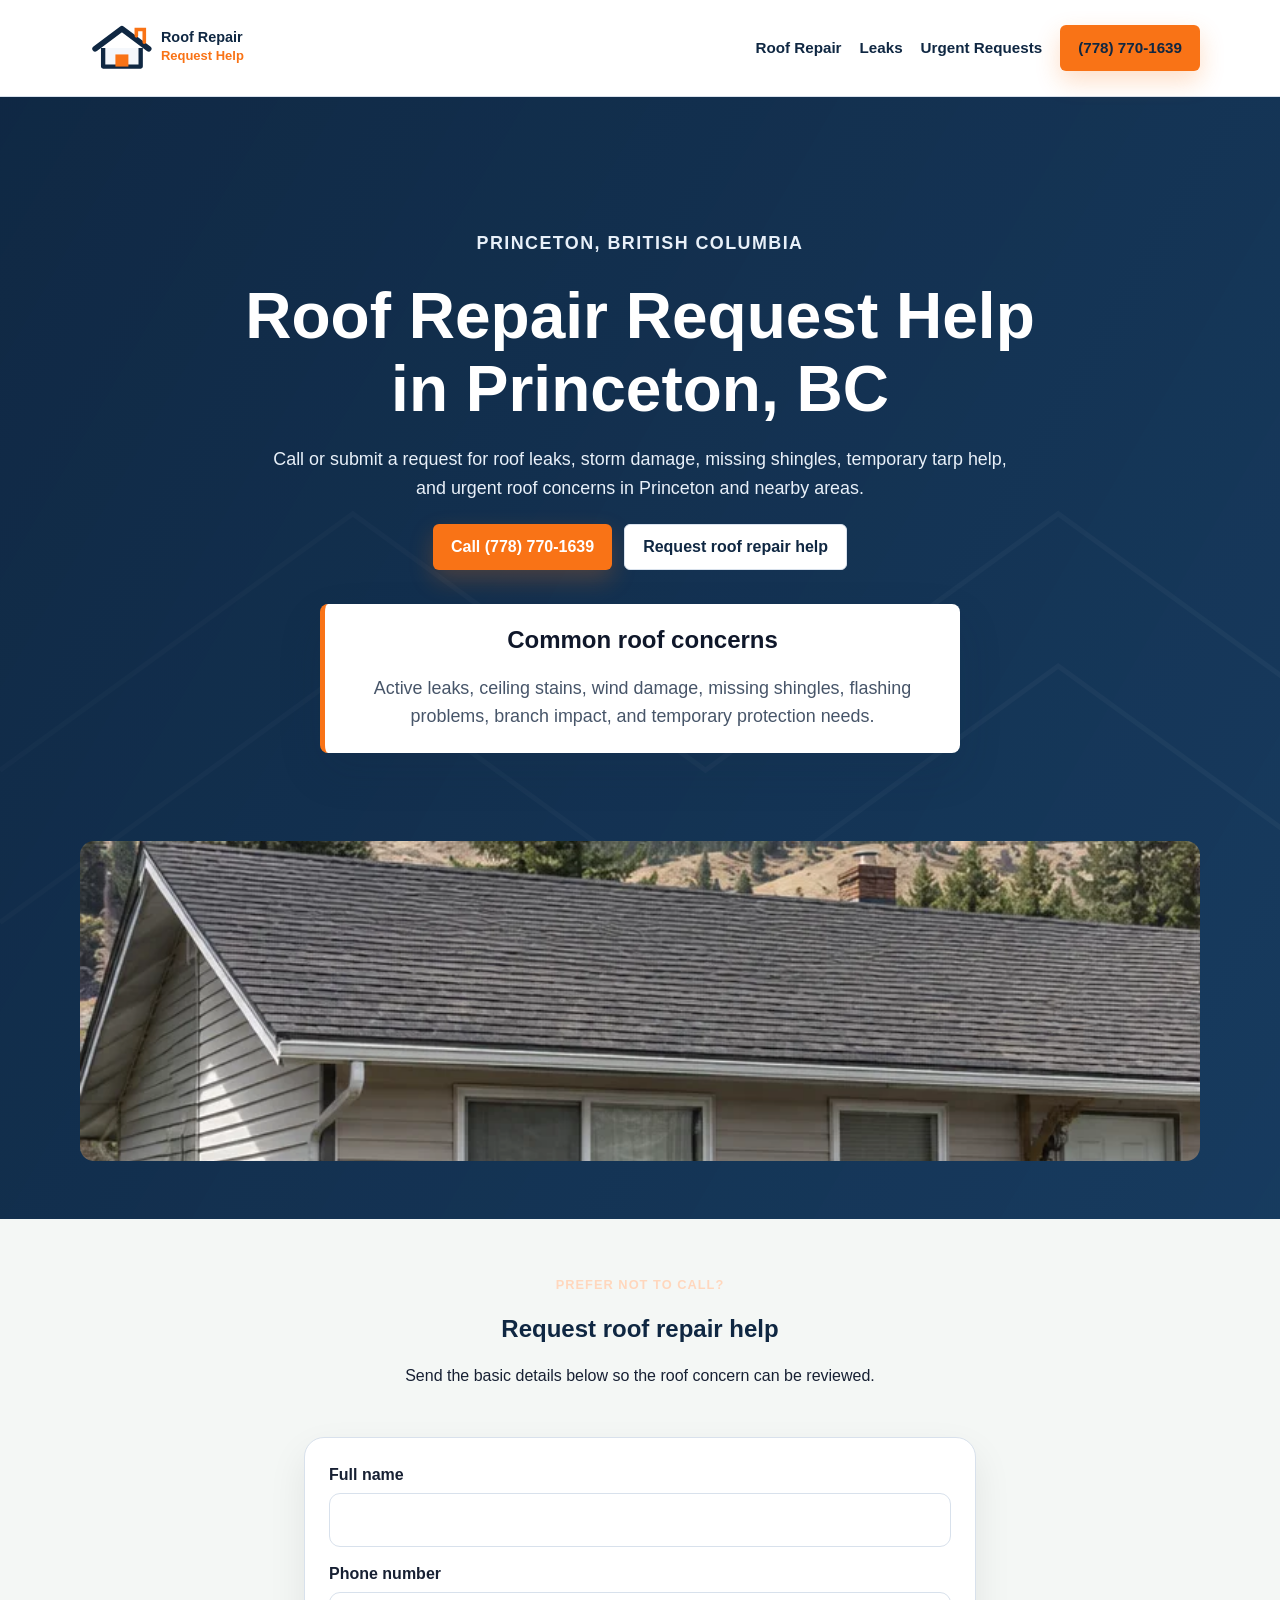
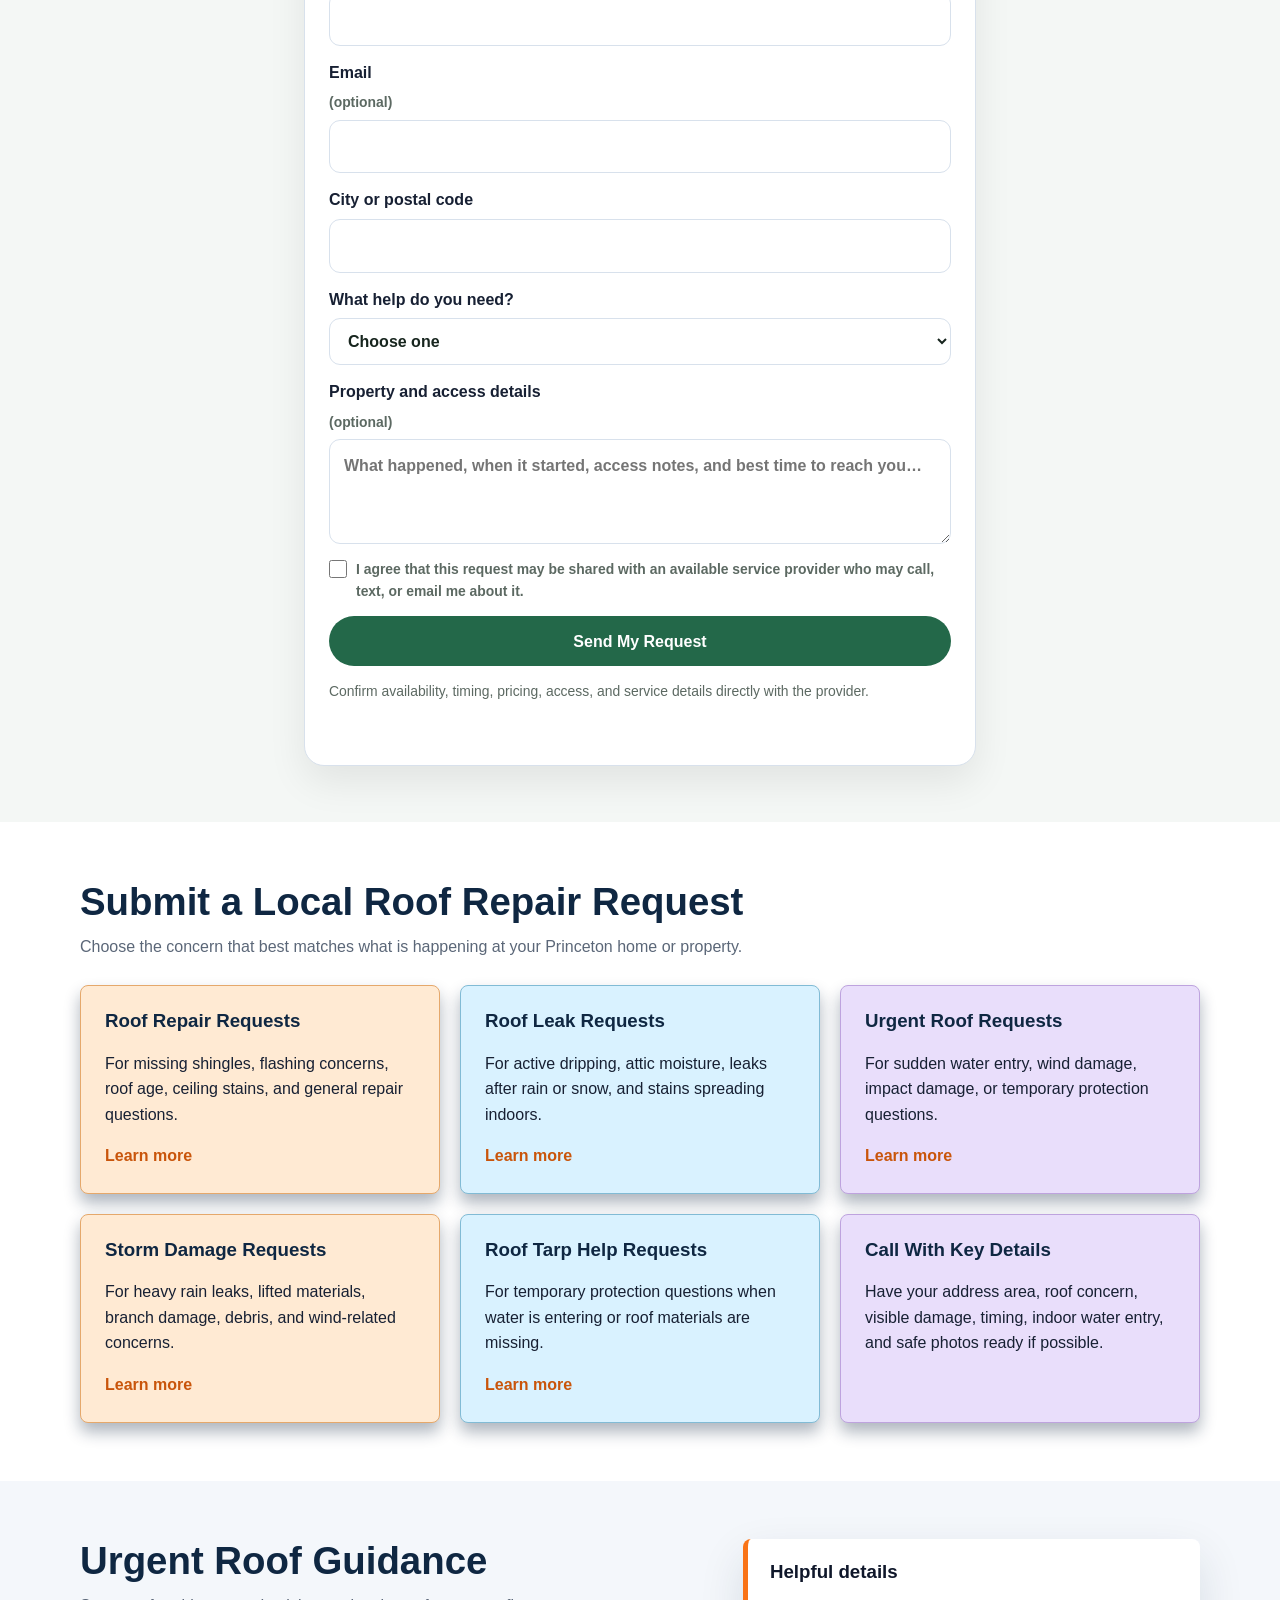
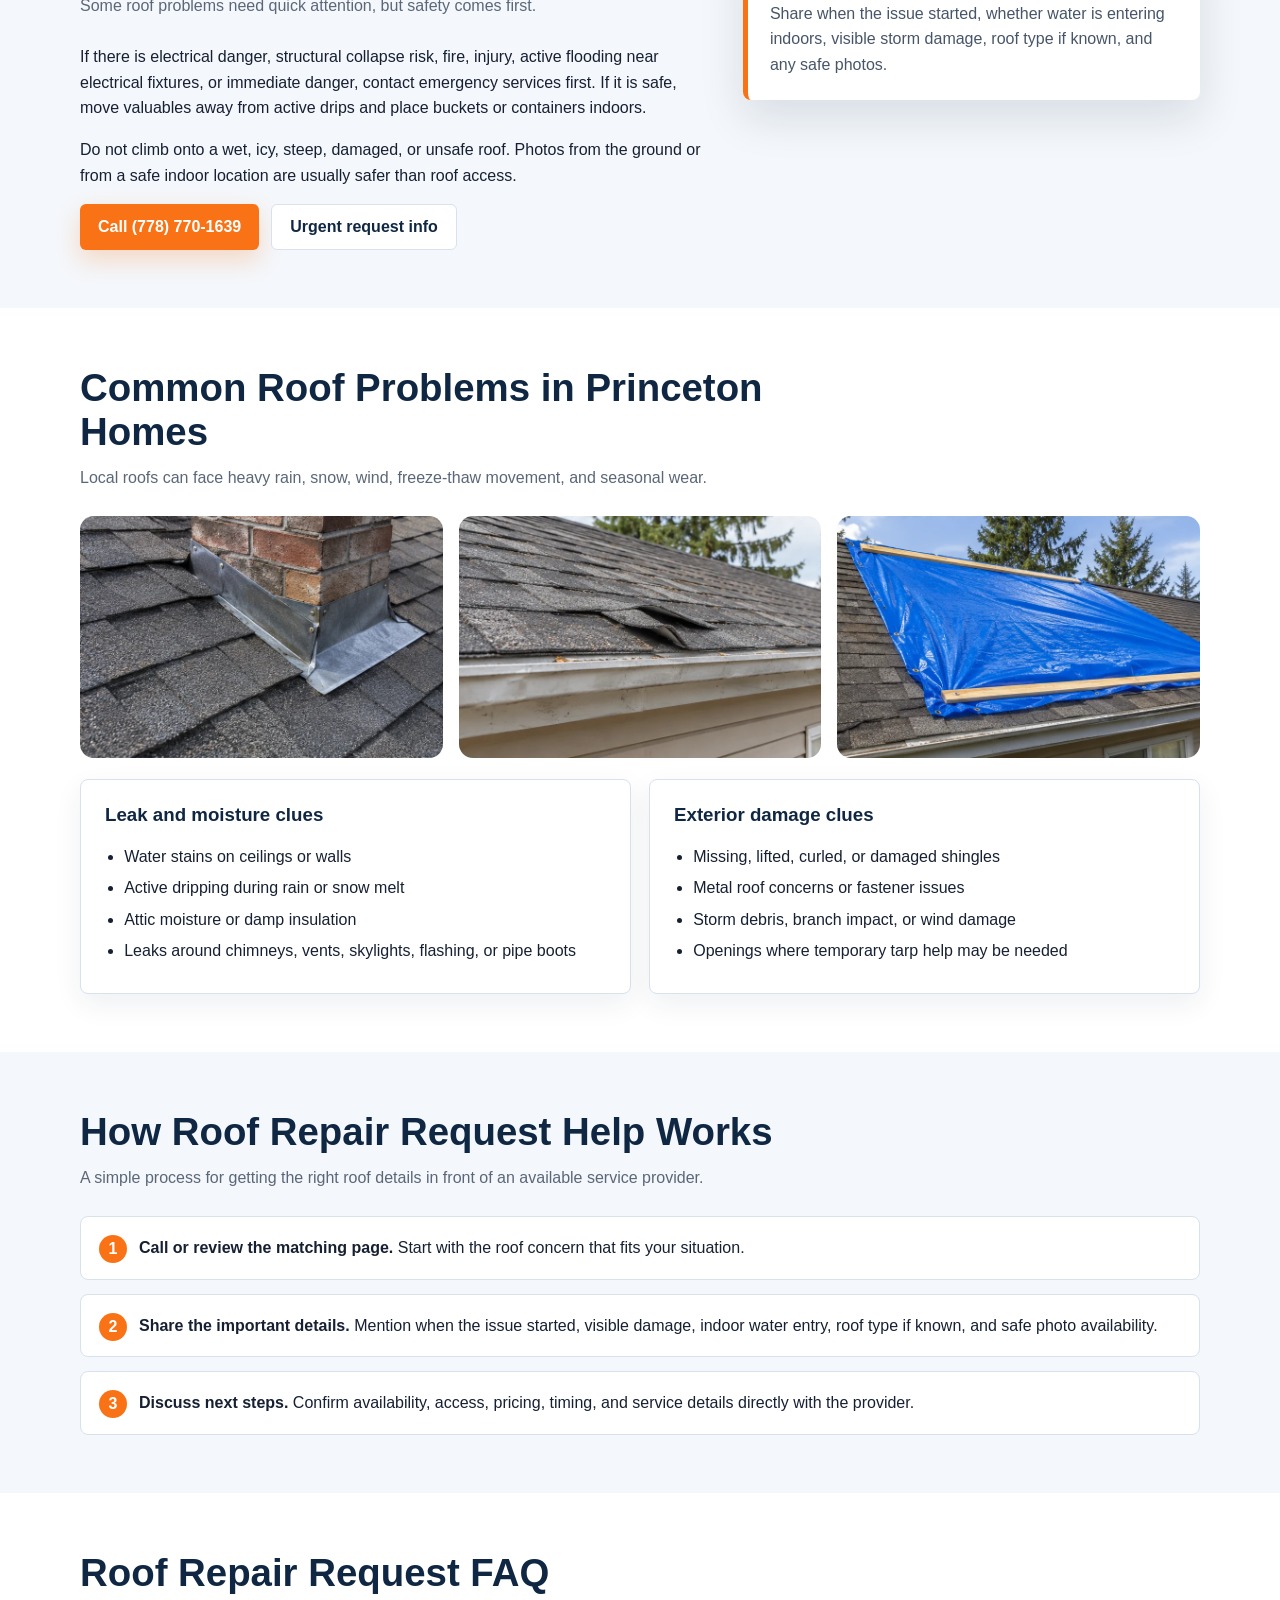
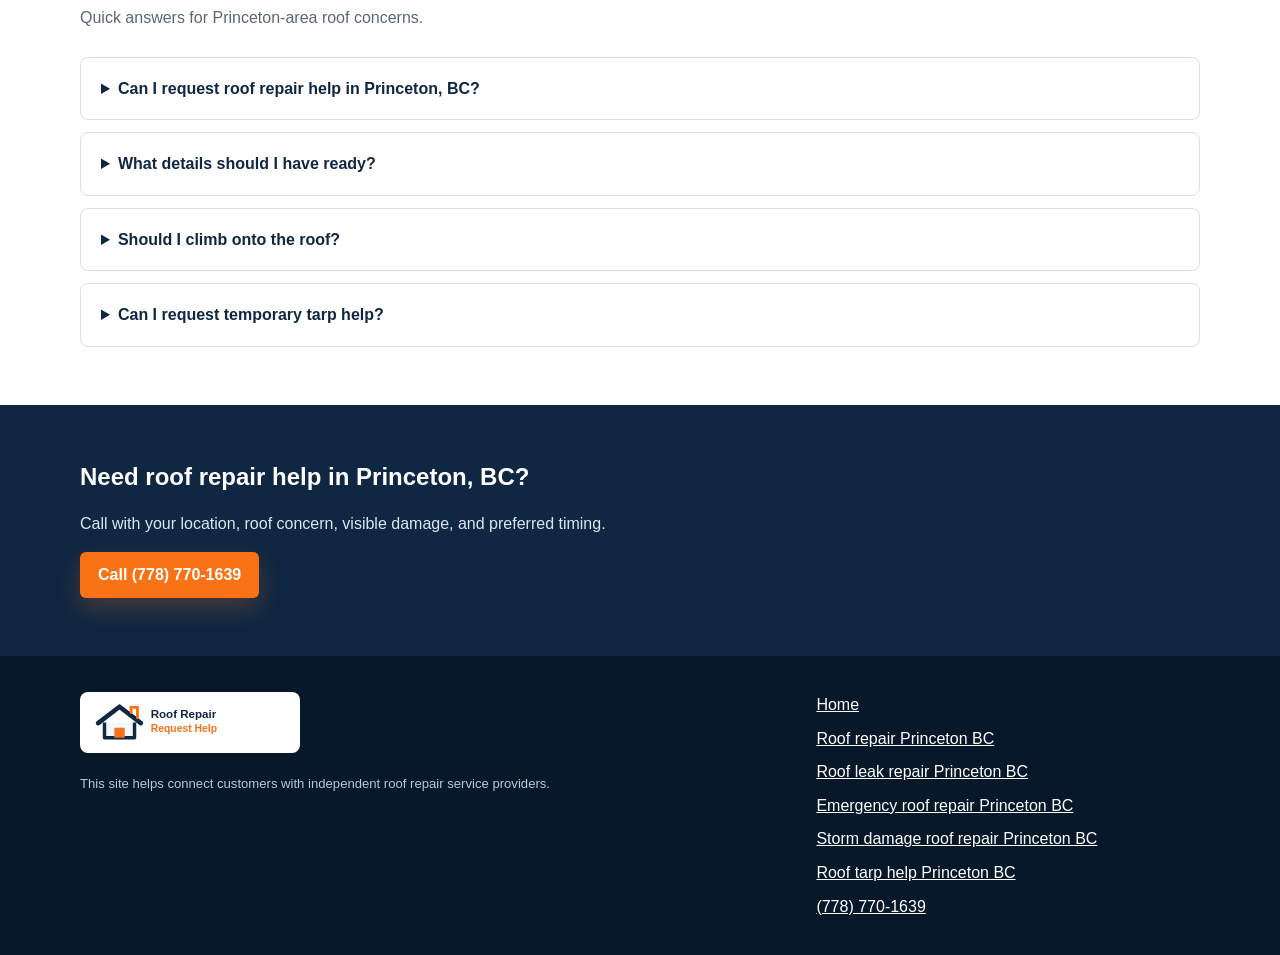
<file: index.html>
<!doctype html>
<html lang="en-CA">
<head>
  <meta charset="utf-8">
  <meta name="viewport" content="width=device-width, initial-scale=1">
  <title>Roof Repair Request Help in Princeton, BC | Roof Repair Request Help</title>
  <meta name="description" content="Need roof repair help in Princeton, BC? Call Roof Repair Request Help for roof leaks, storm damage, missing shingles, temporary tarp help, and urgent roof concerns.">
  <link rel="canonical" href="https://www.roofrepairrequest.com/">
  <link rel="stylesheet" href="/styles.css">
  <script type="application/ld+json">
  {
    "@context":"https://schema.org",
    "@graph":[
      {
        "@type":"Service",
        "@id":"https://www.roofrepairrequest.com/#service",
        "name":"Roof Repair Request Help in Princeton, BC",
        "description":"Roof repair request help for Princeton, BC residents dealing with leaks, storm damage, missing shingles, roof tarp questions, and urgent roof concerns.",
        "areaServed":{"@type":"City","name":"Princeton","addressRegion":"BC","addressCountry":"CA"},
        "provider":{"@type":"LocalBusiness","name":"Roof Repair Request Help","telephone":"+17787701639","url":"https://www.roofrepairrequest.com/","areaServed":"Princeton, BC"},
        "serviceType":"Roof repair request help"
      },
      {
        "@type":"FAQPage",
        "@id":"https://www.roofrepairrequest.com/#faq",
        "mainEntity":[
          {"@type":"Question","name":"Can I request roof repair help in Princeton, BC?","acceptedAnswer":{"@type":"Answer","text":"Yes. Call or submit the form with your location, roof concern, visible damage, and preferred timing."}},
          {"@type":"Question","name":"What details should I have ready?","acceptedAnswer":{"@type":"Answer","text":"Have your address area, roof type if known, visible damage, indoor water entry, timing, and safe photos ready."}},
          {"@type":"Question","name":"Should I climb on the roof to check a leak?","acceptedAnswer":{"@type":"Answer","text":"No. Do not climb onto a wet, icy, steep, damaged, or unsafe roof. Take photos from the ground or a safe indoor location when possible."}}
        ]
      }
    ]
  }
  </script>
<style>
.roof-home-hero {text-align:center}
.roof-home-hero .hero-inner,.roof-home-intake .lead-wrap {display:grid;grid-template-columns:minmax(0,1fr);justify-items:center}
.roof-home-hero h1,.roof-home-hero p {margin-inline:auto}
.roof-home-hero .hero-actions {justify-content:center}
.roof-home-hero aside {max-width:40rem;color:#102b43}
.roof-hero-photo {margin-top:1.25rem}
.roof-photo {display:block;width:100%;height:auto;object-fit:cover;border-radius:14px}
.roof-hero-photo img {max-height:320px;object-position:center 65%}
.roof-home-intake .lead-wrap>div {text-align:center}
.roof-home-intake .lead-form {width:min(100%,42rem)}
.roof-home-cards {gap:1.25rem}
.roof-home-cards .card {min-height:0;box-shadow:0 9px 16px #0b213c55;background:#ffead3;border-color:#e5a86b}
.roof-home-cards .card:nth-child(3n+2) {background:#d9f2ff;border-color:#81bbd5}
.roof-home-cards .card:nth-child(3n) {background:#e9defb;border-color:#bea3de}
.roof-photo-grid {display:grid;grid-template-columns:repeat(3,minmax(0,1fr));gap:1rem;margin:1.3rem 0}
@media(max-width:580px){.roof-photo-grid{grid-template-columns:1fr}.roof-photo-grid img{max-height:220px}}
@media(hover:hover) and (pointer:fine) and (prefers-reduced-motion:no-preference){.roof-home-cards .card:hover{animation:roof-rock 420ms ease-in-out}}
@keyframes roof-rock {0%,100%{rotate:0deg}30%{rotate:-4deg}65%{rotate:4deg}}
</style></head>
<body>
<header class="site-header">
  <div class="header-inner">
    <a class="brand" href="/" aria-label="Roof Repair Request Help home"><img src="/assets/logo.svg" alt="Roof Repair Request Help logo"><span>Roof Repair Request Help</span></a>
    <nav class="nav" aria-label="Primary navigation"><a href="#request-form">Roof Repair</a><a href="/roof-leak-repair-princeton-bc/">Leaks</a><a href="/emergency-roof-repair-princeton-bc/">Urgent Requests</a><a class="phone-button" href="tel:+17787701639">(778) 770-1639</a></nav>
  </div>
</header>
<main>
  <section class="hero roof-home-hero">
    <div class="container hero-inner">
      <div>
        <p class="eyebrow">Princeton, British Columbia</p>
        <h1>Roof Repair Request Help in Princeton, BC</h1>
        <p>Call or submit a request for roof leaks, storm damage, missing shingles, temporary tarp help, and urgent roof concerns in Princeton and nearby areas.</p>
        <div class="hero-actions"><a class="phone-button" href="tel:+17787701639">Call (778) 770-1639</a><a class="secondary-button" href="#request-form">Request roof repair help</a></div>
      </div>
      <aside class="notice-box"><h2>Common roof concerns</h2><p>Active leaks, ceiling stains, wind damage, missing shingles, flashing problems, branch impact, and temporary protection needs.</p></aside>
    </div>
    <div class="container roof-hero-photo"><img class="roof-photo" src="/assets/princeton-roof.webp" alt="Shingled house roof with inland hills behind it" width="768" height="512" loading="eager"></div>
  </section>

  <section class="lead-section roof-home-intake" id="request-form"><div class="container lead-wrap"><div><p class="eyebrow">Prefer not to call?</p><h2>Request roof repair help</h2><p>Send the basic details below so the roof concern can be reviewed.</p></div><form class="lead-form" action="https://api.web3forms.com/submit" method="POST" data-lead-form><input type="hidden" name="access_key" value="5422f3d7-8a31-4ada-9975-c98e15fb661d"><input type="hidden" name="subject" value="New Roof Repair Request Help lead"><input type="hidden" name="lead_source" value="RoofRepairRequest.com homepage"><input class="botcheck" type="checkbox" name="botcheck" tabindex="-1" autocomplete="off" aria-hidden="true"><label>Full name<input type="text" name="name" autocomplete="name" required></label><label>Phone number<input type="tel" name="phone" autocomplete="tel" inputmode="tel" required></label><label>Email <span class="optional">(optional)</span><input type="email" name="email" autocomplete="email"></label><label>City or postal code<input type="text" name="city_or_postal_code" autocomplete="postal-code" required></label><label>What help do you need?<select name="roof_concern" required><option value="">Choose one</option><option>Active roof leak</option><option>Storm or wind damage</option><option>Missing or damaged shingles</option><option>Flashing or roof penetration concern</option><option>Temporary tarp request</option><option>Not sure</option></select></label><label>Property and access details <span class="optional">(optional)</span><textarea name="details" rows="3" placeholder="What happened, when it started, access notes, and best time to reach you…"></textarea></label><label class="consent-label"><input type="checkbox" name="contact_consent" value="Yes" required><span>I agree that this request may be shared with an available service provider who may call, text, or email me about it.</span></label><button class="form-submit" type="submit">Send My Request</button><p class="form-note">Confirm availability, timing, pricing, access, and service details directly with the provider.</p><p class="form-status" data-form-status role="status" aria-live="polite"></p></form></div></section>

  <section><div class="container"><div class="section-title"><h2>Submit a Local Roof Repair Request</h2><p>Choose the concern that best matches what is happening at your Princeton home or property.</p></div><div class="grid roof-home-cards">
    <a class="card card-link" href="#request-form"><h3>Roof Repair Requests</h3><p>For missing shingles, flashing concerns, roof age, ceiling stains, and general repair questions.</p><p><strong>Learn more</strong></p></a>
    <a class="card card-link" href="/roof-leak-repair-princeton-bc/"><h3>Roof Leak Requests</h3><p>For active dripping, attic moisture, leaks after rain or snow, and stains spreading indoors.</p><p><strong>Learn more</strong></p></a>
    <a class="card card-link" href="/emergency-roof-repair-princeton-bc/"><h3>Urgent Roof Requests</h3><p>For sudden water entry, wind damage, impact damage, or temporary protection questions.</p><p><strong>Learn more</strong></p></a>
    <a class="card card-link" href="/storm-damage-roof-repair-princeton-bc/"><h3>Storm Damage Requests</h3><p>For heavy rain leaks, lifted materials, branch damage, debris, and wind-related concerns.</p><p><strong>Learn more</strong></p></a>
    <a class="card card-link" href="/roof-tarp-help-princeton-bc/"><h3>Roof Tarp Help Requests</h3><p>For temporary protection questions when water is entering or roof materials are missing.</p><p><strong>Learn more</strong></p></a>
    <div class="card"><h3>Call With Key Details</h3><p>Have your address area, roof concern, visible damage, timing, indoor water entry, and safe photos ready if possible.</p></div>
  </div></div></section>

  <section class="section-soft"><div class="container content-split"><div><div class="section-title"><h2>Urgent Roof Guidance</h2><p>Some roof problems need quick attention, but safety comes first.</p></div><p>If there is electrical danger, structural collapse risk, fire, injury, active flooding near electrical fixtures, or immediate danger, contact emergency services first. If it is safe, move valuables away from active drips and place buckets or containers indoors.</p><p>Do not climb onto a wet, icy, steep, damaged, or unsafe roof. Photos from the ground or from a safe indoor location are usually safer than roof access.</p><div class="cta-row"><a class="phone-button" href="tel:+17787701639">Call (778) 770-1639</a><a class="secondary-button" href="/emergency-roof-repair-princeton-bc/">Urgent request info</a></div></div><aside class="notice-box"><h3>Helpful details</h3><p>Share when the issue started, whether water is entering indoors, visible storm damage, roof type if known, and any safe photos.</p></aside></div></section>

  <section><div class="container"><div class="section-title"><h2>Common Roof Problems in Princeton Homes</h2><p>Local roofs can face heavy rain, snow, wind, freeze-thaw movement, and seasonal wear.</p></div><div class="roof-photo-grid"><img class="roof-photo" src="/assets/chimney-flashing.webp" alt="Metal flashing around a brick chimney" width="768" height="512" loading="lazy"><img class="roof-photo" src="/assets/lifted-shingles.webp" alt="Lifted asphalt shingles at the roof edge" width="768" height="512" loading="lazy"><img class="roof-photo" src="/assets/temporary-tarp.webp" alt="Blue temporary tarp covering part of a shingle roof" width="768" height="512" loading="lazy"></div><div class="grid two"><div class="card"><h3>Leak and moisture clues</h3><ul class="check-list"><li>Water stains on ceilings or walls</li><li>Active dripping during rain or snow melt</li><li>Attic moisture or damp insulation</li><li>Leaks around chimneys, vents, skylights, flashing, or pipe boots</li></ul></div><div class="card"><h3>Exterior damage clues</h3><ul class="check-list"><li>Missing, lifted, curled, or damaged shingles</li><li>Metal roof concerns or fastener issues</li><li>Storm debris, branch impact, or wind damage</li><li>Openings where temporary tarp help may be needed</li></ul></div></div></div></section>

  <section class="section-soft"><div class="container"><div class="section-title"><h2>How Roof Repair Request Help Works</h2><p>A simple process for getting the right roof details in front of an available service provider.</p></div><div class="steps"><div class="step"><strong>Call or review the matching page.</strong> Start with the roof concern that fits your situation.</div><div class="step"><strong>Share the important details.</strong> Mention when the issue started, visible damage, indoor water entry, roof type if known, and safe photo availability.</div><div class="step"><strong>Discuss next steps.</strong> Confirm availability, access, pricing, timing, and service details directly with the provider.</div></div></div></section>

  <section><div class="container"><div class="section-title"><h2>Roof Repair Request FAQ</h2><p>Quick answers for Princeton-area roof concerns.</p></div><div class="faq"><details><summary>Can I request roof repair help in Princeton, BC?</summary><p>Yes. Call or submit the form with your location, visible damage, and preferred timing.</p></details><details><summary>What details should I have ready?</summary><p>Have your address area, roof concern, visible damage, indoor water entry, roof type if known, and safe photos ready.</p></details><details><summary>Should I climb onto the roof?</summary><p>No. Avoid wet, icy, steep, damaged, or unsafe roofs. Take photos from the ground or a safe indoor location.</p></details><details><summary>Can I request temporary tarp help?</summary><p>Yes. Share where water is entering, what damage is visible, and whether the property can be accessed safely.</p></details></div></div></section>

  <section class="final-cta"><div class="container"><h2>Need roof repair help in Princeton, BC?</h2><p>Call with your location, roof concern, visible damage, and preferred timing.</p><a class="phone-button" href="tel:+17787701639">Call (778) 770-1639</a></div></section>
</main>
<footer class="site-footer"><div class="container footer-grid"><div><img class="footer-logo" src="/assets/logo.svg" alt="Roof Repair Request Help logo"><p class="small">This site helps connect customers with independent roof repair service providers.</p></div><div class="footer-links"><a href="/">Home</a><a href="#request-form">Roof repair Princeton BC</a><a href="/roof-leak-repair-princeton-bc/">Roof leak repair Princeton BC</a><a href="/emergency-roof-repair-princeton-bc/">Emergency roof repair Princeton BC</a><a href="/storm-damage-roof-repair-princeton-bc/">Storm damage roof repair Princeton BC</a><a href="/roof-tarp-help-princeton-bc/">Roof tarp help Princeton BC</a><a href="tel:+17787701639">(778) 770-1639</a></div></div></footer>
<script src="/script.js"></script>
</body>
</html>
</file>
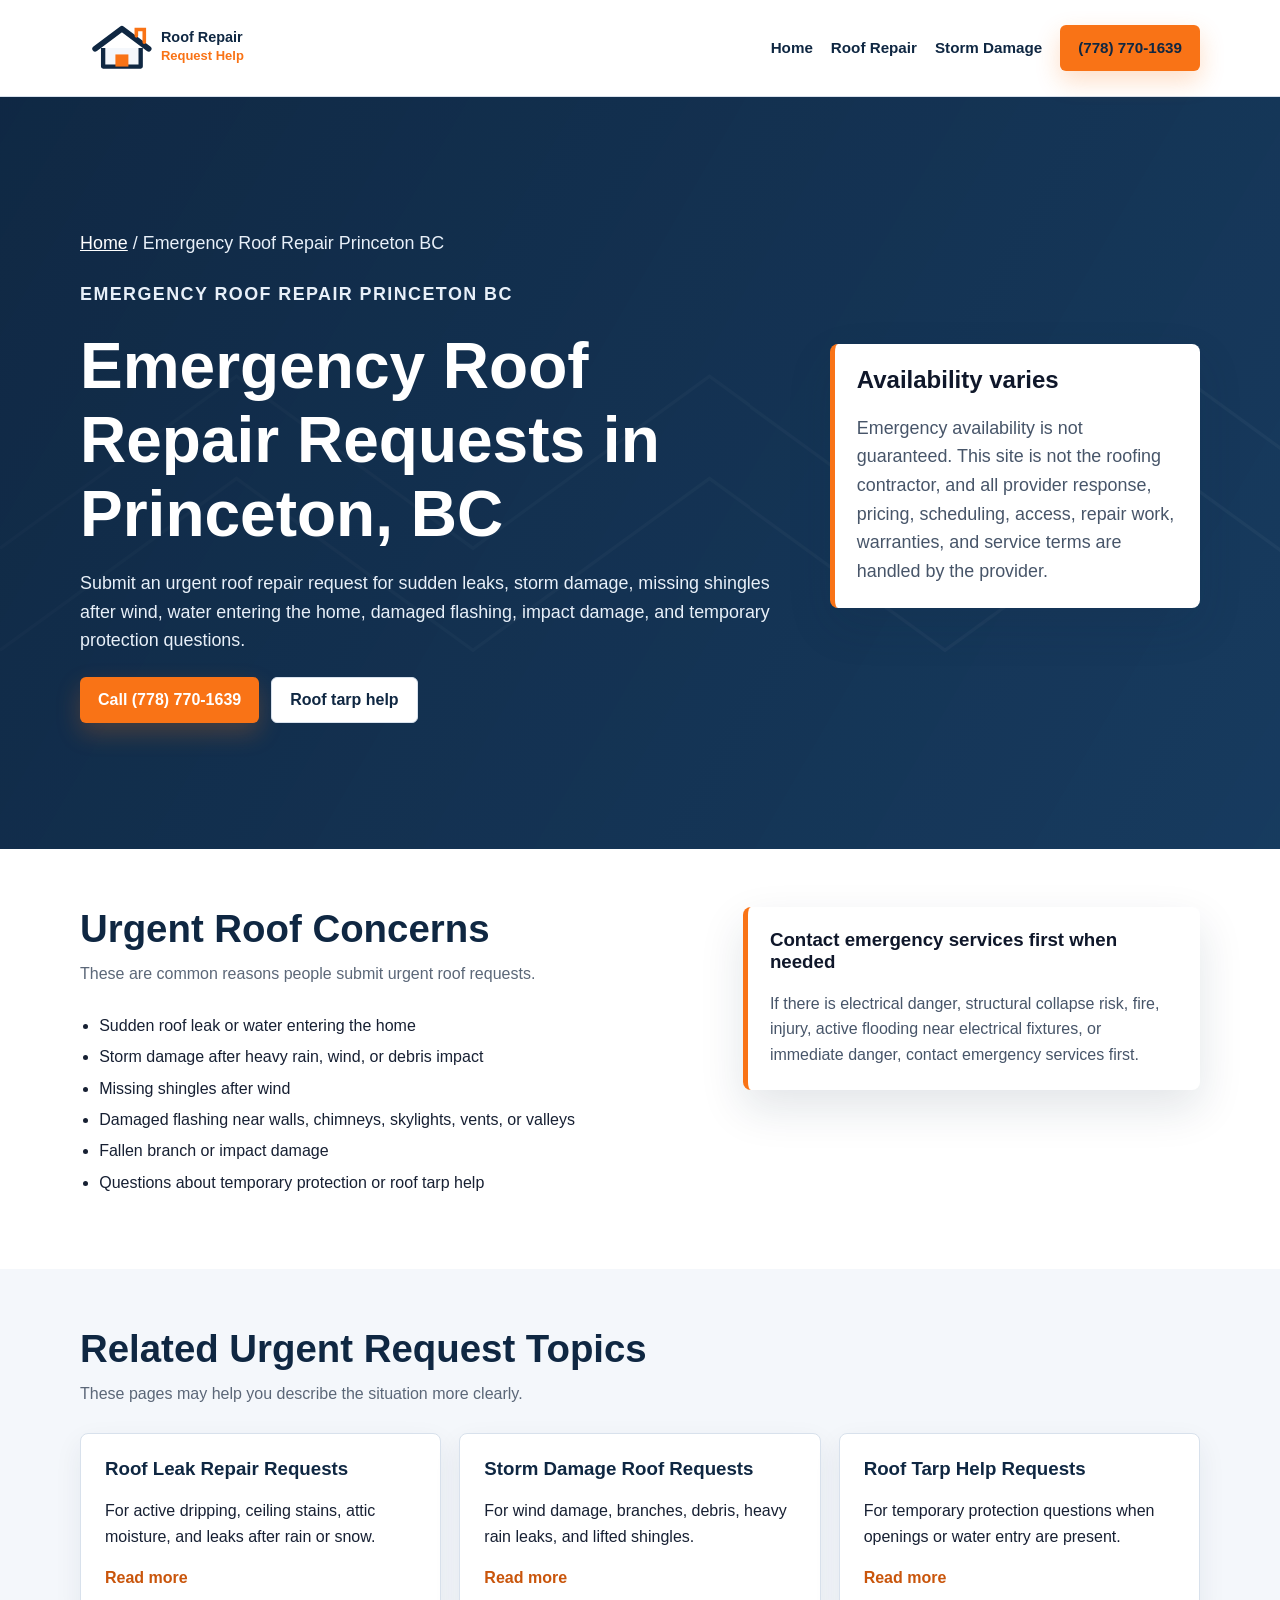
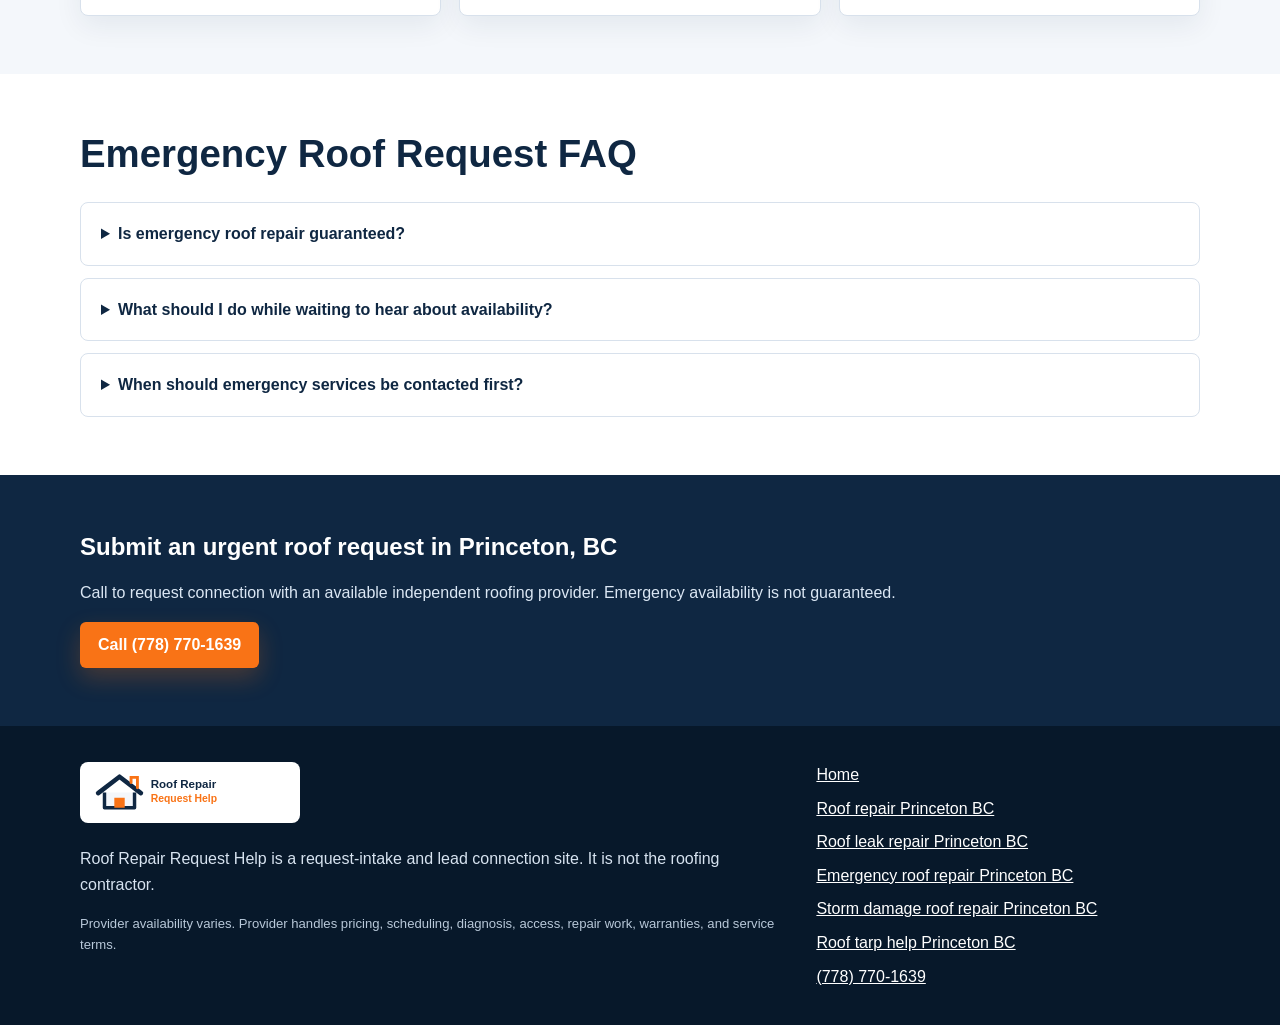
<file: emergency-roof-repair-princeton-bc/index.html>
<!doctype html>
<html lang="en-CA">
<head>
  <meta charset="utf-8">
  <meta name="viewport" content="width=device-width, initial-scale=1">
  <title>Emergency Roof Repair Princeton BC | Roof Repair Request Help</title>
  <meta name="description" content="Submit an emergency roof repair request in Princeton, BC for sudden roof leaks, storm damage, missing shingles after wind, water entering the home, and temporary protection questions. Availability varies.">
  <link rel="canonical" href="https://www.roofrepairrequest.com/emergency-roof-repair-princeton-bc/">
  <link rel="stylesheet" href="/styles.css">
  <script type="application/ld+json">
  {"@context":"https://schema.org","@graph":[{"@type":"Service","name":"Emergency Roof Repair Requests in Princeton, BC","serviceType":"Urgent roof repair request intake","telephone":"+17787701639","url":"https://www.roofrepairrequest.com/emergency-roof-repair-princeton-bc/","areaServed":"Princeton, BC","description":"Request connection with an available independent roofing provider for urgent roof concerns in Princeton, BC. Emergency availability is not guaranteed."},{"@type":"BreadcrumbList","itemListElement":[{"@type":"ListItem","position":1,"name":"Home","item":"https://www.roofrepairrequest.com/"},{"@type":"ListItem","position":2,"name":"Emergency Roof Repair Princeton BC","item":"https://www.roofrepairrequest.com/emergency-roof-repair-princeton-bc/"}]},{"@type":"FAQPage","mainEntity":[{"@type":"Question","name":"Is emergency roof repair guaranteed?","acceptedAnswer":{"@type":"Answer","text":"No. Emergency availability is not guaranteed, and provider availability varies."}},{"@type":"Question","name":"When should emergency services be contacted first?","acceptedAnswer":{"@type":"Answer","text":"Contact emergency services first for electrical danger, structural collapse risk, fire, injury, active flooding near electrical fixtures, or immediate danger."}},{"@type":"Question","name":"Can I request temporary tarp help?","acceptedAnswer":{"@type":"Answer","text":"Yes. You can request temporary tarp help, but access, safety, pricing, suitability, and scheduling are handled by the provider."}}]}]}
  </script>
</head>
<body>
  <header class="site-header"><div class="header-inner"><a class="brand" href="/"><img src="/assets/logo.svg" alt="Roof Repair Request Help logo"><span>Roof Repair Request Help</span></a><nav class="nav" aria-label="Primary navigation"><a href="/">Home</a><a href="/roof-repair-princeton-bc/">Roof Repair</a><a href="/storm-damage-roof-repair-princeton-bc/">Storm Damage</a><a class="phone-button" href="tel:+17787701639">(778) 770-1639</a></nav></div></header>
  <main>
    <section class="hero"><div class="container hero-inner"><div><p class="breadcrumb"><a href="/">Home</a> / Emergency Roof Repair Princeton BC</p><p class="eyebrow">Emergency roof repair Princeton BC</p><h1>Emergency Roof Repair Requests in Princeton, BC</h1><p>Submit an urgent roof repair request for sudden leaks, storm damage, missing shingles after wind, water entering the home, damaged flashing, impact damage, and temporary protection questions.</p><div class="hero-actions"><a class="phone-button" href="tel:+17787701639">Call (778) 770-1639</a><a class="secondary-button" href="/roof-tarp-help-princeton-bc/">Roof tarp help</a></div></div><aside class="notice-box"><h2>Availability varies</h2><p>Emergency availability is not guaranteed. This site is not the roofing contractor, and all provider response, pricing, scheduling, access, repair work, warranties, and service terms are handled by the provider.</p></aside></div></section>
    <section><div class="container content-split"><div><div class="section-title"><h2>Urgent Roof Concerns</h2><p>These are common reasons people submit urgent roof requests.</p></div><ul class="check-list"><li>Sudden roof leak or water entering the home</li><li>Storm damage after heavy rain, wind, or debris impact</li><li>Missing shingles after wind</li><li>Damaged flashing near walls, chimneys, skylights, vents, or valleys</li><li>Fallen branch or impact damage</li><li>Questions about temporary protection or roof tarp help</li></ul></div><aside class="notice-box"><h3>Contact emergency services first when needed</h3><p>If there is electrical danger, structural collapse risk, fire, injury, active flooding near electrical fixtures, or immediate danger, contact emergency services first.</p></aside></div></section>
    <section class="section-soft"><div class="container"><div class="section-title"><h2>Related Urgent Request Topics</h2><p>These pages may help you describe the situation more clearly.</p></div><div class="grid"><a class="card card-link" href="/roof-leak-repair-princeton-bc/"><h3>Roof Leak Repair Requests</h3><p>For active dripping, ceiling stains, attic moisture, and leaks after rain or snow.</p><p><strong>Read more</strong></p></a><a class="card card-link" href="/storm-damage-roof-repair-princeton-bc/"><h3>Storm Damage Roof Requests</h3><p>For wind damage, branches, debris, heavy rain leaks, and lifted shingles.</p><p><strong>Read more</strong></p></a><a class="card card-link" href="/roof-tarp-help-princeton-bc/"><h3>Roof Tarp Help Requests</h3><p>For temporary protection questions when openings or water entry are present.</p><p><strong>Read more</strong></p></a></div></div></section>
    <section><div class="container"><div class="section-title"><h2>Emergency Roof Request FAQ</h2></div><div class="faq"><details><summary>Is emergency roof repair guaranteed?</summary><p>No. Emergency availability is not guaranteed, and provider availability varies.</p></details><details><summary>What should I do while waiting to hear about availability?</summary><p>If safe, move valuables away from active drips and use containers indoors. Avoid unsafe roof access.</p></details><details><summary>When should emergency services be contacted first?</summary><p>Contact emergency services first for immediate danger, fire, injury, electrical danger, structural collapse risk, or active flooding near electrical fixtures.</p></details></div></div></section>
    <section class="final-cta"><div class="container"><h2>Submit an urgent roof request in Princeton, BC</h2><p>Call to request connection with an available independent roofing provider. Emergency availability is not guaranteed.</p><a class="phone-button" href="tel:+17787701639">Call (778) 770-1639</a></div></section>
  </main>
  <footer class="site-footer"><div class="container footer-grid"><div><img class="footer-logo" src="/assets/logo.svg" alt="Roof Repair Request Help logo"><p>Roof Repair Request Help is a request-intake and lead connection site. It is not the roofing contractor.</p><p class="small">Provider availability varies. Provider handles pricing, scheduling, diagnosis, access, repair work, warranties, and service terms.</p></div><div class="footer-links"><a href="/">Home</a><a href="/roof-repair-princeton-bc/">Roof repair Princeton BC</a><a href="/roof-leak-repair-princeton-bc/">Roof leak repair Princeton BC</a><a href="/emergency-roof-repair-princeton-bc/">Emergency roof repair Princeton BC</a><a href="/storm-damage-roof-repair-princeton-bc/">Storm damage roof repair Princeton BC</a><a href="/roof-tarp-help-princeton-bc/">Roof tarp help Princeton BC</a><a href="tel:+17787701639">(778) 770-1639</a></div></div></footer>
</body>
</html>
</file>
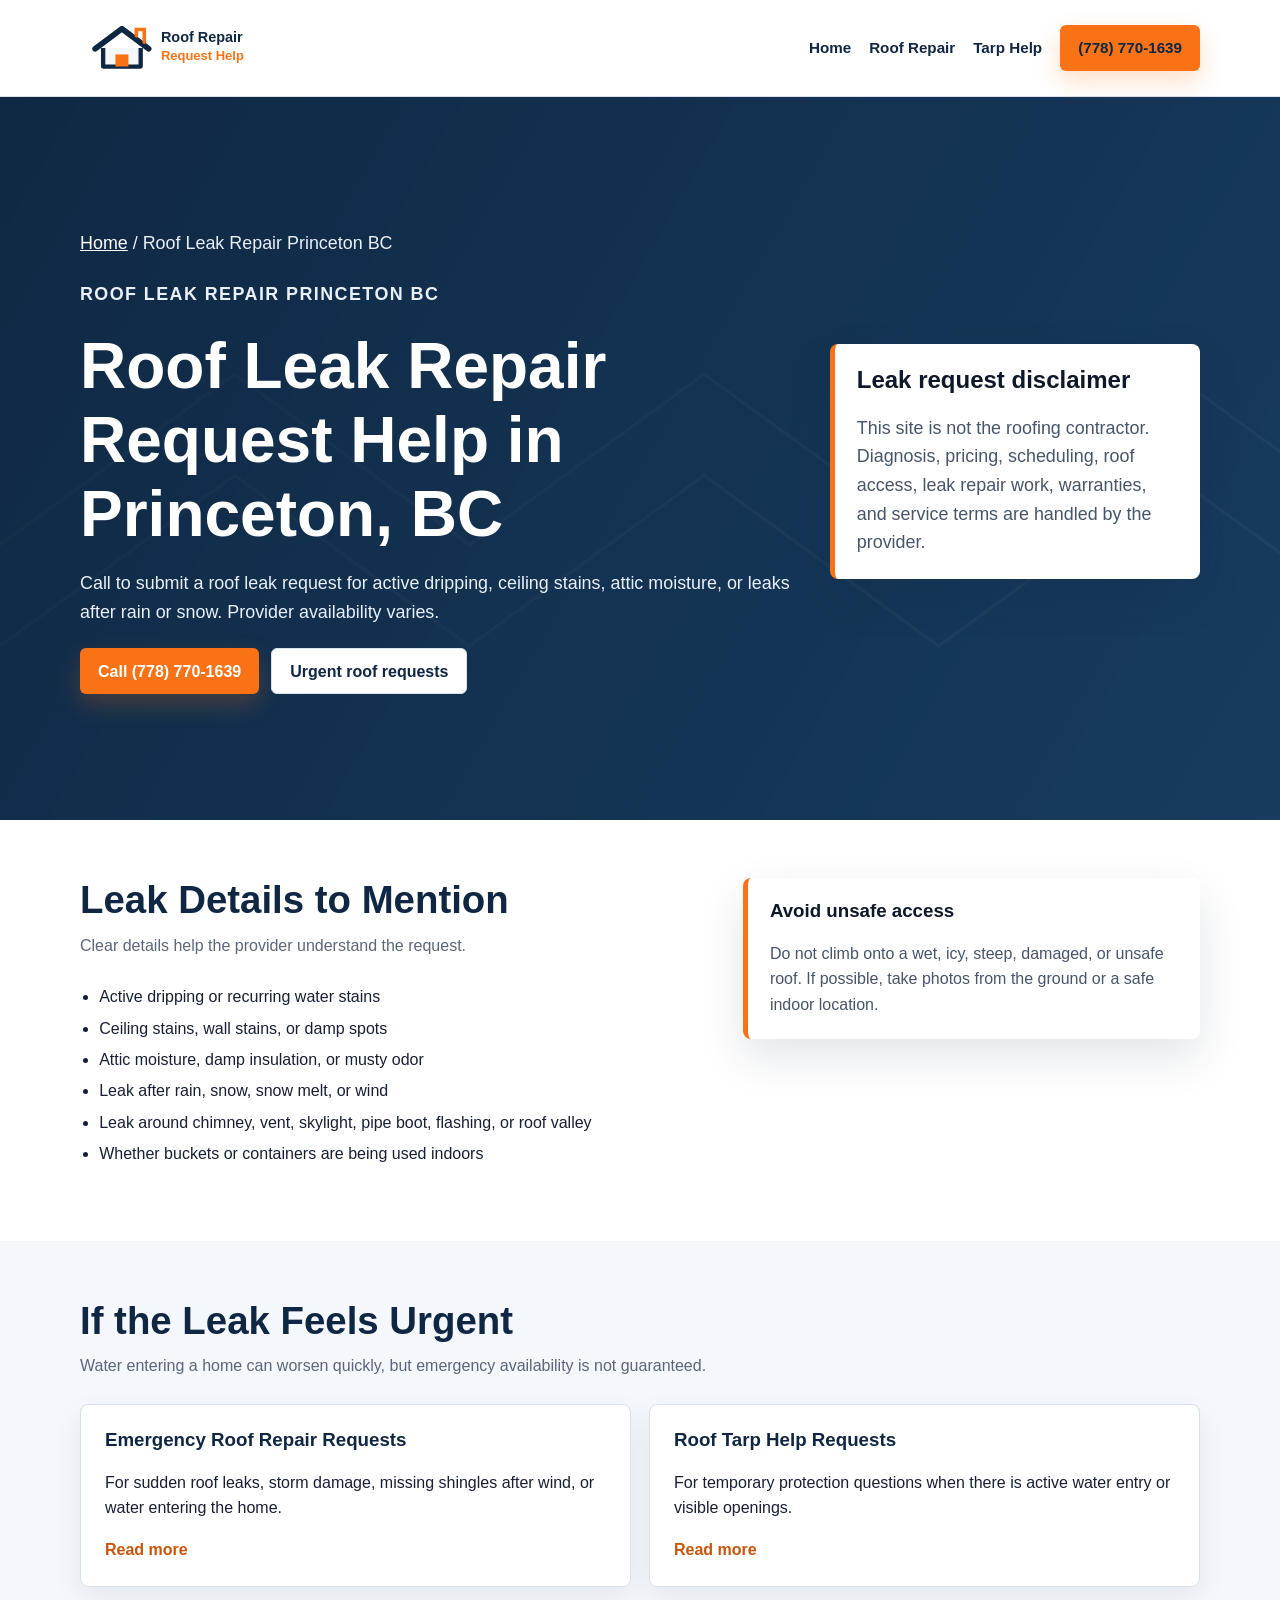
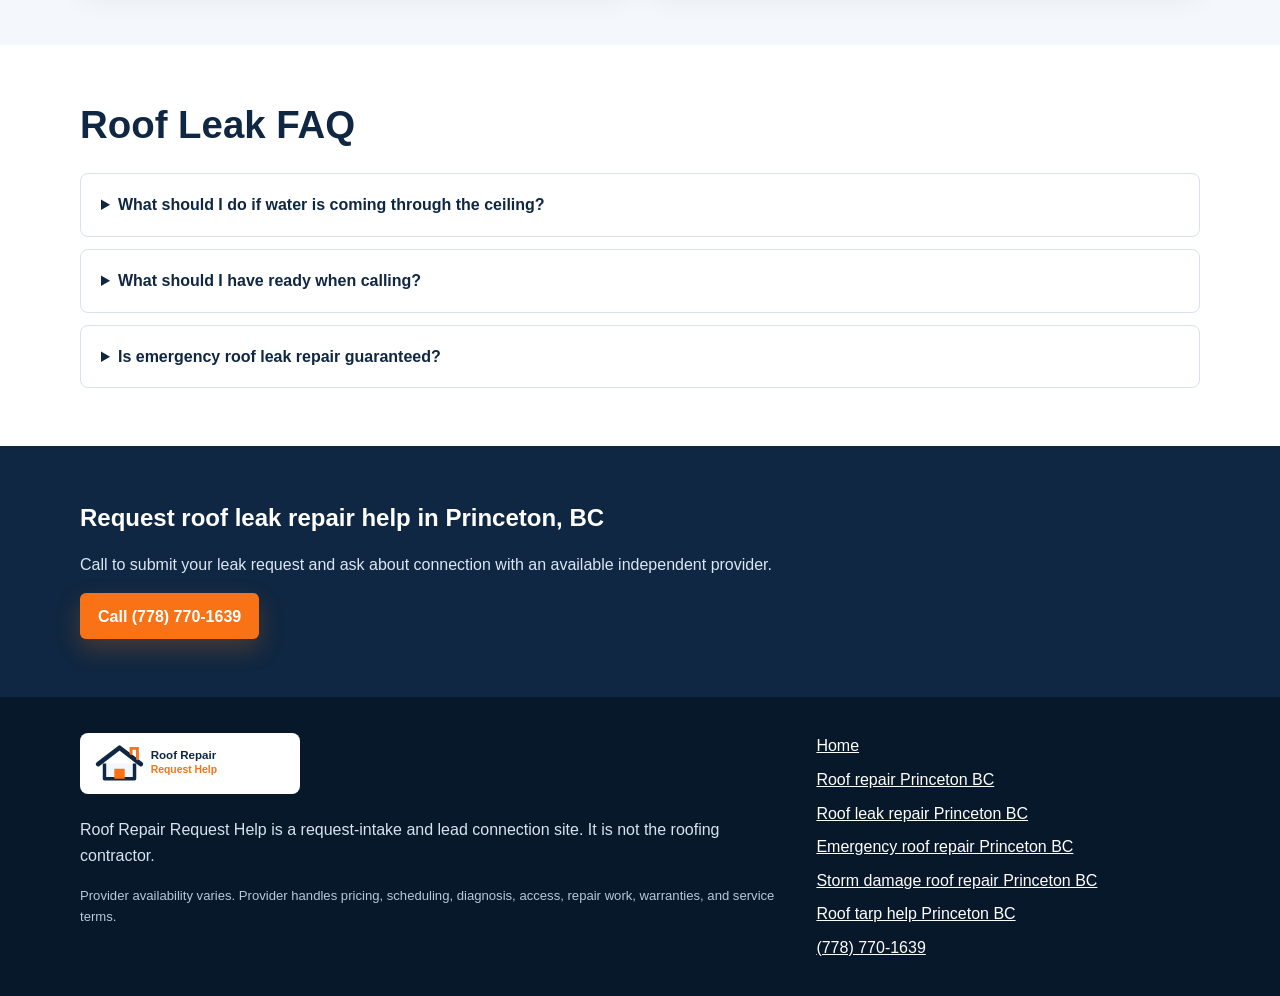
<file: roof-leak-repair-princeton-bc/index.html>
<!doctype html>
<html lang="en-CA">
<head>
  <meta charset="utf-8">
  <meta name="viewport" content="width=device-width, initial-scale=1">
  <title>Roof Leak Repair Princeton BC | Roof Repair Request Help</title>
  <meta name="description" content="Request roof leak repair help in Princeton, BC for active dripping, ceiling stains, attic moisture, leaks after rain or snow, and flashing or vent leak concerns.">
  <link rel="canonical" href="https://www.roofrepairrequest.com/roof-leak-repair-princeton-bc/">
  <link rel="stylesheet" href="/styles.css">
  <script type="application/ld+json">
  {"@context":"https://schema.org","@graph":[{"@type":"Service","name":"Roof Leak Repair Request Help in Princeton, BC","serviceType":"Roof leak repair request intake","telephone":"+17787701639","url":"https://www.roofrepairrequest.com/roof-leak-repair-princeton-bc/","areaServed":"Princeton, BC","description":"Request connection with an available independent roofing provider for roof leak concerns in Princeton, BC. Provider availability varies."},{"@type":"BreadcrumbList","itemListElement":[{"@type":"ListItem","position":1,"name":"Home","item":"https://www.roofrepairrequest.com/"},{"@type":"ListItem","position":2,"name":"Roof Leak Repair Princeton BC","item":"https://www.roofrepairrequest.com/roof-leak-repair-princeton-bc/"}]},{"@type":"FAQPage","mainEntity":[{"@type":"Question","name":"What should I do if water is coming through the ceiling?","acceptedAnswer":{"@type":"Answer","text":"If safe, move valuables away and use containers for drips. If there is electrical danger, active flooding near fixtures, structural risk, fire, injury, or immediate danger, contact emergency services first."}},{"@type":"Question","name":"What information should I have ready when calling?","acceptedAnswer":{"@type":"Answer","text":"Share when the leak started, where water appears inside, recent weather, roof type if known, and any safe photos from the ground or indoors."}},{"@type":"Question","name":"Is leak repair availability guaranteed?","acceptedAnswer":{"@type":"Answer","text":"No. Provider availability varies and emergency availability is not guaranteed."}}]}]}
  </script>
</head>
<body>
  <header class="site-header"><div class="header-inner"><a class="brand" href="/"><img src="/assets/logo.svg" alt="Roof Repair Request Help logo"><span>Roof Repair Request Help</span></a><nav class="nav" aria-label="Primary navigation"><a href="/">Home</a><a href="/roof-repair-princeton-bc/">Roof Repair</a><a href="/roof-tarp-help-princeton-bc/">Tarp Help</a><a class="phone-button" href="tel:+17787701639">(778) 770-1639</a></nav></div></header>
  <main>
    <section class="hero"><div class="container hero-inner"><div><p class="breadcrumb"><a href="/">Home</a> / Roof Leak Repair Princeton BC</p><p class="eyebrow">Roof leak repair Princeton BC</p><h1>Roof Leak Repair Request Help in Princeton, BC</h1><p>Call to submit a roof leak request for active dripping, ceiling stains, attic moisture, or leaks after rain or snow. Provider availability varies.</p><div class="hero-actions"><a class="phone-button" href="tel:+17787701639">Call (778) 770-1639</a><a class="secondary-button" href="/emergency-roof-repair-princeton-bc/">Urgent roof requests</a></div></div><aside class="notice-box"><h2>Leak request disclaimer</h2><p>This site is not the roofing contractor. Diagnosis, pricing, scheduling, roof access, leak repair work, warranties, and service terms are handled by the provider.</p></aside></div></section>
    <section><div class="container content-split"><div><div class="section-title"><h2>Leak Details to Mention</h2><p>Clear details help the provider understand the request.</p></div><ul class="check-list"><li>Active dripping or recurring water stains</li><li>Ceiling stains, wall stains, or damp spots</li><li>Attic moisture, damp insulation, or musty odor</li><li>Leak after rain, snow, snow melt, or wind</li><li>Leak around chimney, vent, skylight, pipe boot, flashing, or roof valley</li><li>Whether buckets or containers are being used indoors</li></ul></div><aside class="notice-box"><h3>Avoid unsafe access</h3><p>Do not climb onto a wet, icy, steep, damaged, or unsafe roof. If possible, take photos from the ground or a safe indoor location.</p></aside></div></section>
    <section class="section-soft"><div class="container"><div class="section-title"><h2>If the Leak Feels Urgent</h2><p>Water entering a home can worsen quickly, but emergency availability is not guaranteed.</p></div><div class="grid two"><a class="card card-link" href="/emergency-roof-repair-princeton-bc/"><h3>Emergency Roof Repair Requests</h3><p>For sudden roof leaks, storm damage, missing shingles after wind, or water entering the home.</p><p><strong>Read more</strong></p></a><a class="card card-link" href="/roof-tarp-help-princeton-bc/"><h3>Roof Tarp Help Requests</h3><p>For temporary protection questions when there is active water entry or visible openings.</p><p><strong>Read more</strong></p></a></div></div></section>
    <section><div class="container"><div class="section-title"><h2>Roof Leak FAQ</h2></div><div class="faq"><details><summary>What should I do if water is coming through the ceiling?</summary><p>If safe, move valuables, use containers for drips, and keep away from electrical hazards. Contact emergency services first if immediate danger exists.</p></details><details><summary>What should I have ready when calling?</summary><p>Share the leak location, when it started, weather conditions, roof type if known, and safe photos if available.</p></details><details><summary>Is emergency roof leak repair guaranteed?</summary><p>No. Provider availability varies, and urgent or emergency availability is not guaranteed.</p></details></div></div></section>
    <section class="final-cta"><div class="container"><h2>Request roof leak repair help in Princeton, BC</h2><p>Call to submit your leak request and ask about connection with an available independent provider.</p><a class="phone-button" href="tel:+17787701639">Call (778) 770-1639</a></div></section>
  </main>
  <footer class="site-footer"><div class="container footer-grid"><div><img class="footer-logo" src="/assets/logo.svg" alt="Roof Repair Request Help logo"><p>Roof Repair Request Help is a request-intake and lead connection site. It is not the roofing contractor.</p><p class="small">Provider availability varies. Provider handles pricing, scheduling, diagnosis, access, repair work, warranties, and service terms.</p></div><div class="footer-links"><a href="/">Home</a><a href="/roof-repair-princeton-bc/">Roof repair Princeton BC</a><a href="/roof-leak-repair-princeton-bc/">Roof leak repair Princeton BC</a><a href="/emergency-roof-repair-princeton-bc/">Emergency roof repair Princeton BC</a><a href="/storm-damage-roof-repair-princeton-bc/">Storm damage roof repair Princeton BC</a><a href="/roof-tarp-help-princeton-bc/">Roof tarp help Princeton BC</a><a href="tel:+17787701639">(778) 770-1639</a></div></div></footer>
</body>
</html>
</file>
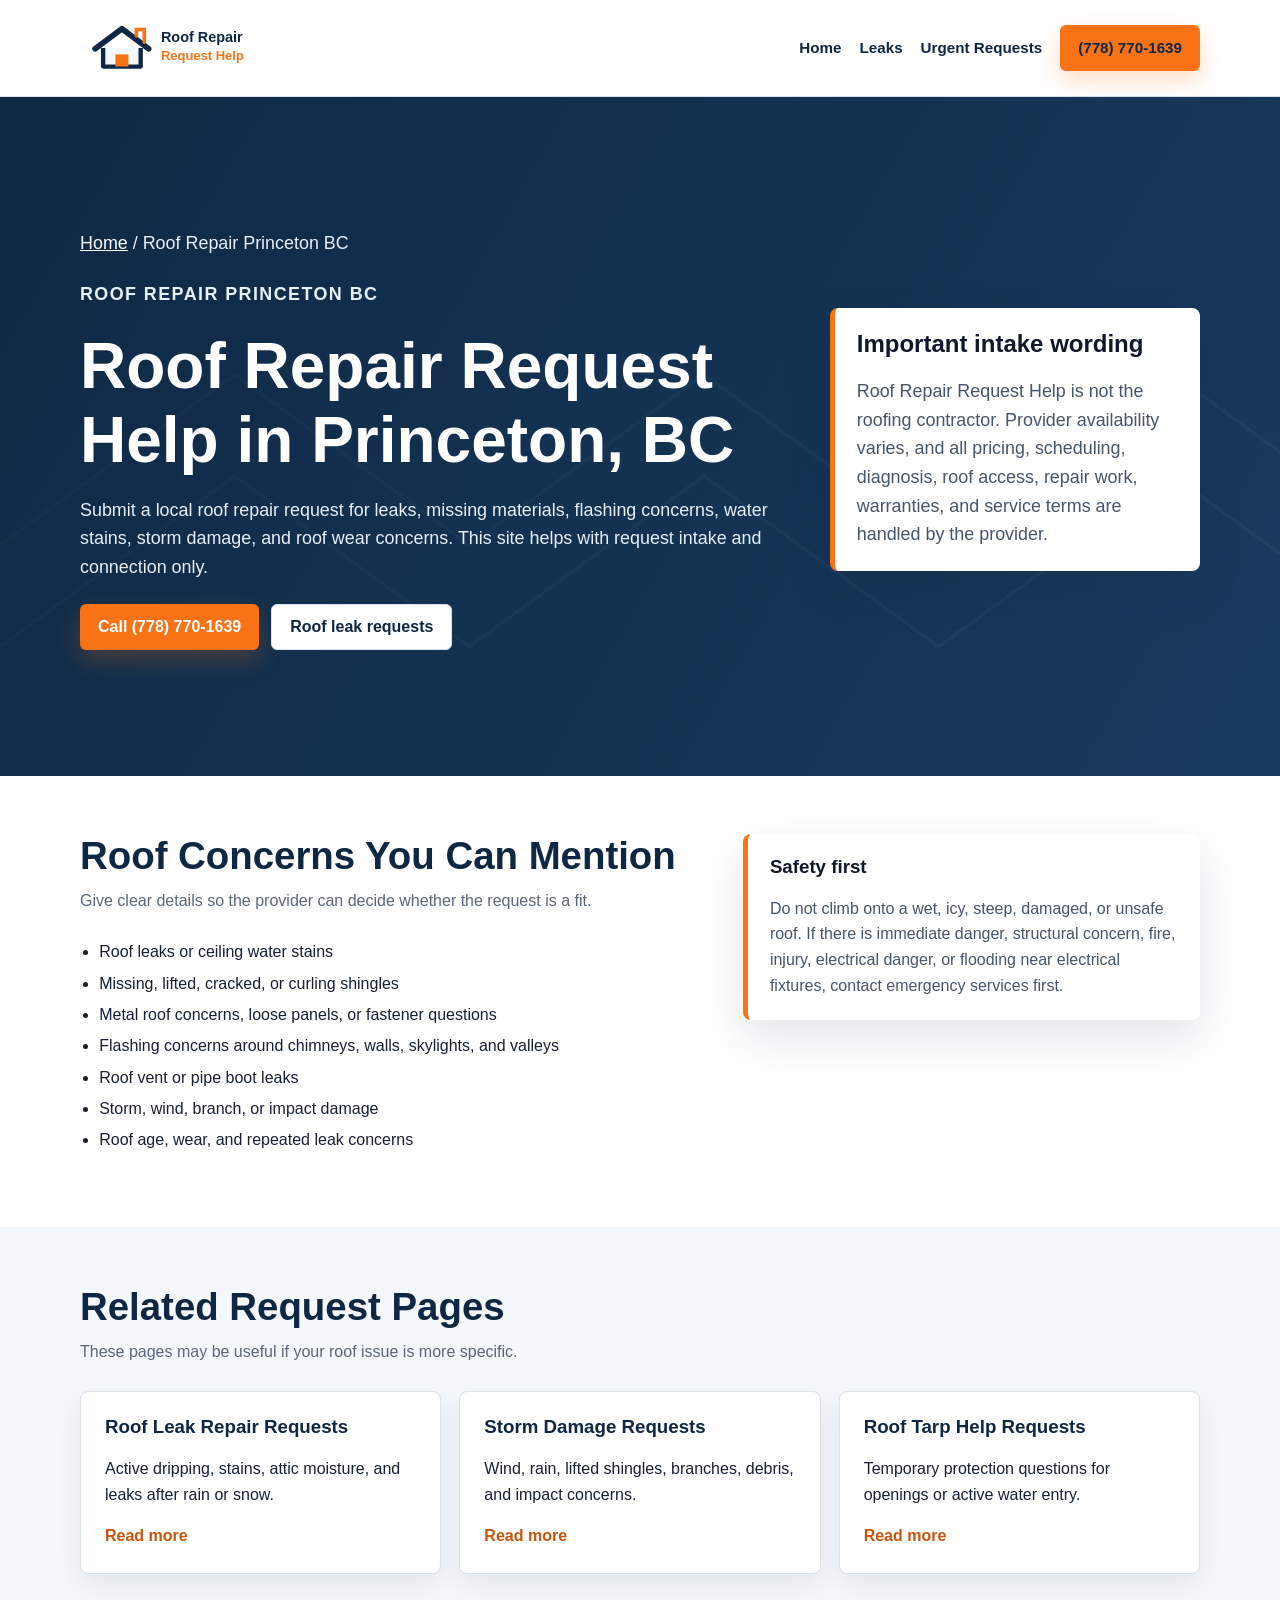
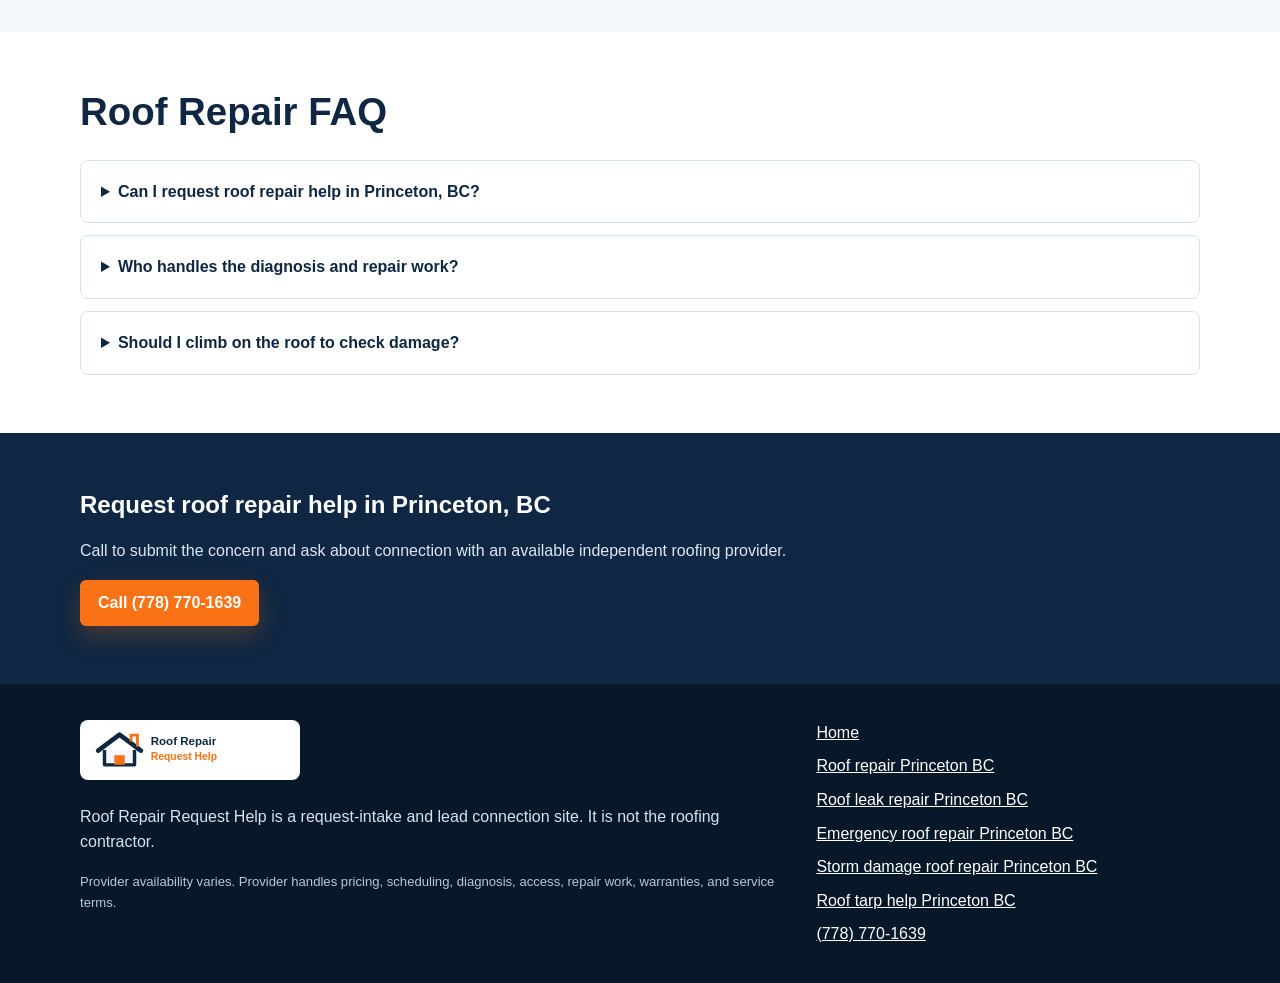
<file: roof-repair-princeton-bc/index.html>
<!doctype html>
<html lang="en-CA">
<head>
  <meta charset="utf-8">
  <meta name="viewport" content="width=device-width, initial-scale=1">
  <title>Roof Repair Princeton BC | Roof Repair Request Help</title>
  <meta name="description" content="Request roof repair help in Princeton, BC for leaks, missing or lifted shingles, flashing concerns, roof vent leaks, water stains, storm damage, and roof wear. Availability varies.">
  <link rel="canonical" href="https://www.roofrepairrequest.com/roof-repair-princeton-bc/">
  <link rel="stylesheet" href="/styles.css">
  <script type="application/ld+json">
  {
    "@context": "https://schema.org",
    "@graph": [
      {
        "@type": "Service",
        "name": "Roof Repair Request Help in Princeton, BC",
        "serviceType": "Roof repair request intake",
        "telephone": "+17787701639",
        "url": "https://www.roofrepairrequest.com/roof-repair-princeton-bc/",
        "areaServed": "Princeton, BC",
        "description": "Request connection with an available independent roofing provider for roof repair concerns in Princeton, BC. Provider availability varies."
      },
      {
        "@type": "BreadcrumbList",
        "itemListElement": [
          {"@type": "ListItem", "position": 1, "name": "Home", "item": "https://www.roofrepairrequest.com/"},
          {"@type": "ListItem", "position": 2, "name": "Roof Repair Princeton BC", "item": "https://www.roofrepairrequest.com/roof-repair-princeton-bc/"}
        ]
      },
      {
        "@type": "FAQPage",
        "mainEntity": [
          {"@type": "Question", "name": "Can I request roof repair help in Princeton, BC?", "acceptedAnswer": {"@type": "Answer", "text": "Yes. Call to submit a local request for roof repair help in Princeton, BC. Provider availability varies."}},
          {"@type": "Question", "name": "Who handles diagnosis and repair work?", "acceptedAnswer": {"@type": "Answer", "text": "The independent provider handles diagnosis, pricing, scheduling, roof access, repair work, warranties, and service terms."}},
          {"@type": "Question", "name": "Should I inspect the roof myself?", "acceptedAnswer": {"@type": "Answer", "text": "Do not climb onto a wet, icy, steep, damaged, or unsafe roof. Use ground-level or safe indoor photos if possible."}}
        ]
      }
    ]
  }
  </script>
</head>
<body>
  <header class="site-header">
    <div class="header-inner">
      <a class="brand" href="/"><img src="/assets/logo.svg" alt="Roof Repair Request Help logo"><span>Roof Repair Request Help</span></a>
      <nav class="nav" aria-label="Primary navigation">
        <a href="/">Home</a>
        <a href="/roof-leak-repair-princeton-bc/">Leaks</a>
        <a href="/emergency-roof-repair-princeton-bc/">Urgent Requests</a>
        <a class="phone-button" href="tel:+17787701639">(778) 770-1639</a>
      </nav>
    </div>
  </header>
  <main>
    <section class="hero">
      <div class="container hero-inner">
        <div>
          <p class="breadcrumb"><a href="/">Home</a> / Roof Repair Princeton BC</p>
          <p class="eyebrow">Roof repair Princeton BC</p>
          <h1>Roof Repair Request Help in Princeton, BC</h1>
          <p>Submit a local roof repair request for leaks, missing materials, flashing concerns, water stains, storm damage, and roof wear concerns. This site helps with request intake and connection only.</p>
          <div class="hero-actions">
            <a class="phone-button" href="tel:+17787701639">Call (778) 770-1639</a>
            <a class="secondary-button" href="/roof-leak-repair-princeton-bc/">Roof leak requests</a>
          </div>
        </div>
        <aside class="notice-box">
          <h2>Important intake wording</h2>
          <p>Roof Repair Request Help is not the roofing contractor. Provider availability varies, and all pricing, scheduling, diagnosis, roof access, repair work, warranties, and service terms are handled by the provider.</p>
        </aside>
      </div>
    </section>
    <section>
      <div class="container content-split">
        <div>
          <div class="section-title">
            <h2>Roof Concerns You Can Mention</h2>
            <p>Give clear details so the provider can decide whether the request is a fit.</p>
          </div>
          <ul class="check-list">
            <li>Roof leaks or ceiling water stains</li>
            <li>Missing, lifted, cracked, or curling shingles</li>
            <li>Metal roof concerns, loose panels, or fastener questions</li>
            <li>Flashing concerns around chimneys, walls, skylights, and valleys</li>
            <li>Roof vent or pipe boot leaks</li>
            <li>Storm, wind, branch, or impact damage</li>
            <li>Roof age, wear, and repeated leak concerns</li>
          </ul>
        </div>
        <aside class="notice-box">
          <h3>Safety first</h3>
          <p>Do not climb onto a wet, icy, steep, damaged, or unsafe roof. If there is immediate danger, structural concern, fire, injury, electrical danger, or flooding near electrical fixtures, contact emergency services first.</p>
        </aside>
      </div>
    </section>
    <section class="section-soft">
      <div class="container">
        <div class="section-title">
          <h2>Related Request Pages</h2>
          <p>These pages may be useful if your roof issue is more specific.</p>
        </div>
        <div class="grid">
          <a class="card card-link" href="/roof-leak-repair-princeton-bc/"><h3>Roof Leak Repair Requests</h3><p>Active dripping, stains, attic moisture, and leaks after rain or snow.</p><p><strong>Read more</strong></p></a>
          <a class="card card-link" href="/storm-damage-roof-repair-princeton-bc/"><h3>Storm Damage Requests</h3><p>Wind, rain, lifted shingles, branches, debris, and impact concerns.</p><p><strong>Read more</strong></p></a>
          <a class="card card-link" href="/roof-tarp-help-princeton-bc/"><h3>Roof Tarp Help Requests</h3><p>Temporary protection questions for openings or active water entry.</p><p><strong>Read more</strong></p></a>
        </div>
      </div>
    </section>
    <section>
      <div class="container">
        <div class="section-title"><h2>Roof Repair FAQ</h2></div>
        <div class="faq">
          <details><summary>Can I request roof repair help in Princeton, BC?</summary><p>Yes. Call to submit your local request. Provider availability varies.</p></details>
          <details><summary>Who handles the diagnosis and repair work?</summary><p>The provider handles diagnosis, pricing, scheduling, roof access, repair recommendations, repair work, warranties, and terms.</p></details>
          <details><summary>Should I climb on the roof to check damage?</summary><p>No. Avoid unsafe roof access and take photos from the ground or a safe indoor location if possible.</p></details>
        </div>
      </div>
    </section>
    <section class="final-cta"><div class="container"><h2>Request roof repair help in Princeton, BC</h2><p>Call to submit the concern and ask about connection with an available independent roofing provider.</p><a class="phone-button" href="tel:+17787701639">Call (778) 770-1639</a></div></section>
  </main>
  <footer class="site-footer"><div class="container footer-grid"><div><img class="footer-logo" src="/assets/logo.svg" alt="Roof Repair Request Help logo"><p>Roof Repair Request Help is a request-intake and lead connection site. It is not the roofing contractor.</p><p class="small">Provider availability varies. Provider handles pricing, scheduling, diagnosis, access, repair work, warranties, and service terms.</p></div><div class="footer-links"><a href="/">Home</a><a href="/roof-repair-princeton-bc/">Roof repair Princeton BC</a><a href="/roof-leak-repair-princeton-bc/">Roof leak repair Princeton BC</a><a href="/emergency-roof-repair-princeton-bc/">Emergency roof repair Princeton BC</a><a href="/storm-damage-roof-repair-princeton-bc/">Storm damage roof repair Princeton BC</a><a href="/roof-tarp-help-princeton-bc/">Roof tarp help Princeton BC</a><a href="tel:+17787701639">(778) 770-1639</a></div></div></footer>
</body>
</html>
</file>
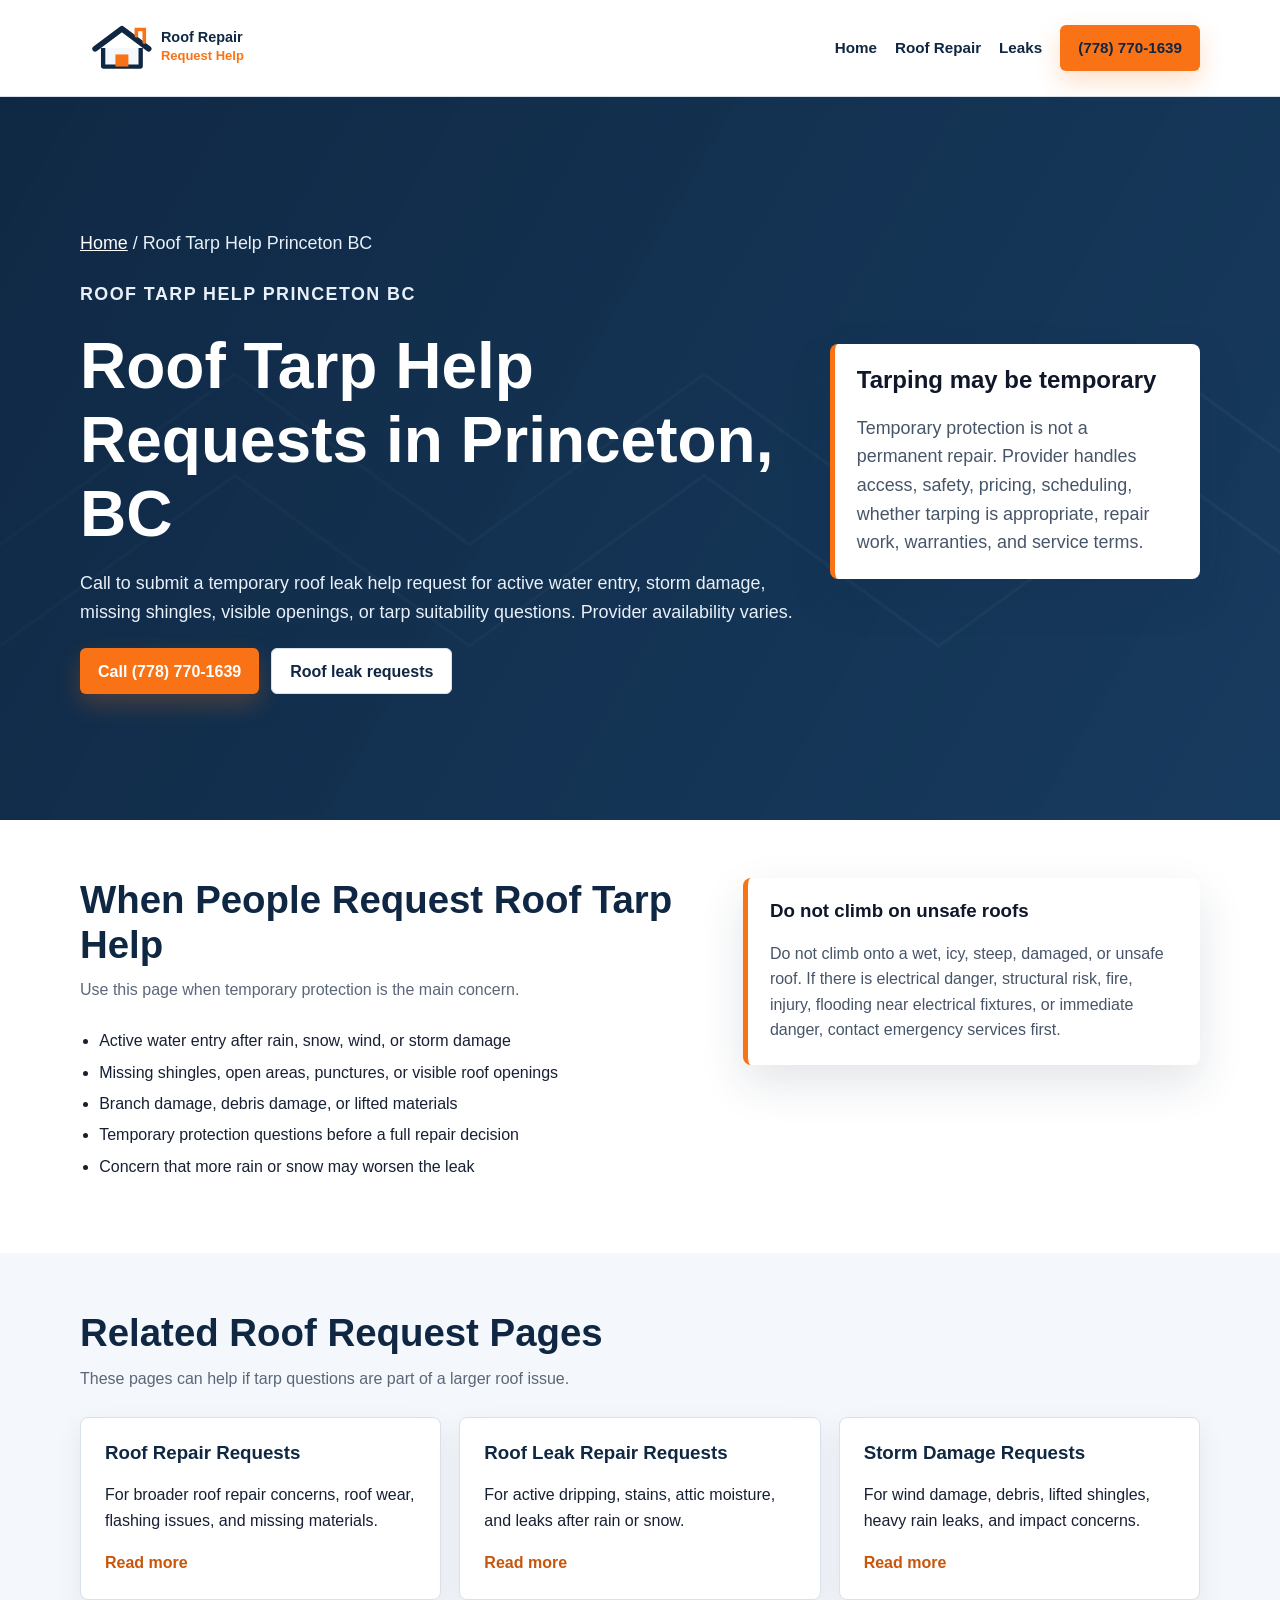
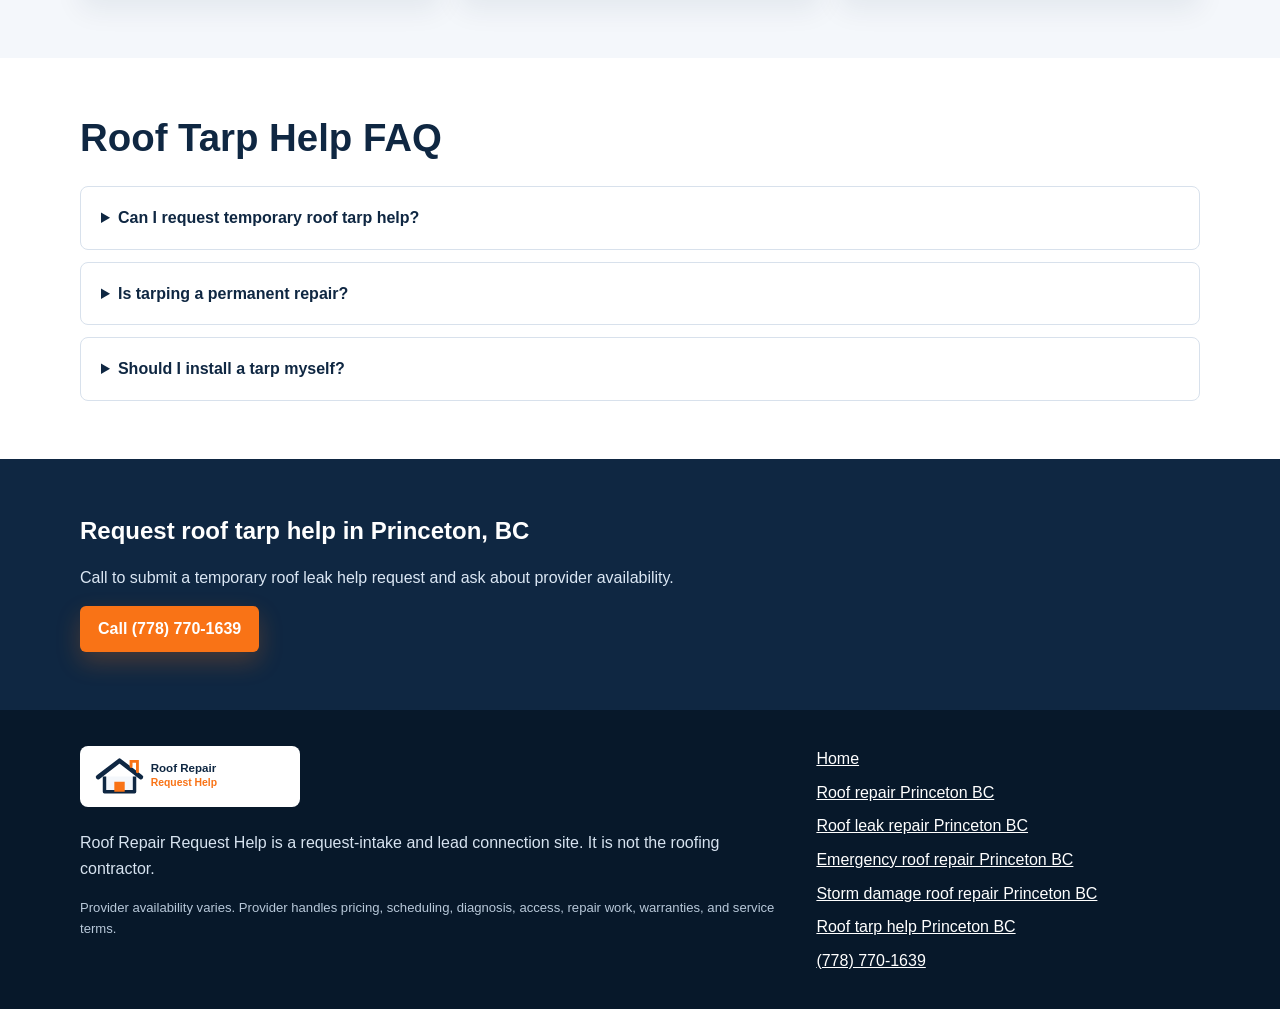
<file: roof-tarp-help-princeton-bc/index.html>
<!doctype html>
<html lang="en-CA">
<head>
  <meta charset="utf-8">
  <meta name="viewport" content="width=device-width, initial-scale=1">
  <title>Roof Tarp Help Princeton BC | Roof Repair Request Help</title>
  <meta name="description" content="Request roof tarp help in Princeton, BC for temporary roof leak help, storm damage, missing shingles, openings, and active water entry. Provider availability varies.">
  <link rel="canonical" href="https://www.roofrepairrequest.com/roof-tarp-help-princeton-bc/">
  <link rel="stylesheet" href="/styles.css">
  <script type="application/ld+json">
  {"@context":"https://schema.org","@graph":[{"@type":"Service","name":"Roof Tarp Help Requests in Princeton, BC","serviceType":"Roof tarp help request intake","telephone":"+17787701639","url":"https://www.roofrepairrequest.com/roof-tarp-help-princeton-bc/","areaServed":"Princeton, BC","description":"Request connection with an available independent roofing provider for temporary roof tarp help questions in Princeton, BC. Provider availability varies."},{"@type":"BreadcrumbList","itemListElement":[{"@type":"ListItem","position":1,"name":"Home","item":"https://www.roofrepairrequest.com/"},{"@type":"ListItem","position":2,"name":"Roof Tarp Help Princeton BC","item":"https://www.roofrepairrequest.com/roof-tarp-help-princeton-bc/"}]},{"@type":"FAQPage","mainEntity":[{"@type":"Question","name":"Can I request temporary roof tarp help?","acceptedAnswer":{"@type":"Answer","text":"Yes. You can submit a roof tarp help request. Provider availability, access, safety, pricing, and whether tarping is appropriate are handled by the provider."}},{"@type":"Question","name":"Is tarping a permanent repair?","acceptedAnswer":{"@type":"Answer","text":"Tarping may be temporary protection only. The provider handles diagnosis, recommendations, repair terms, and whether tarping is appropriate."}},{"@type":"Question","name":"Should I install a tarp myself?","acceptedAnswer":{"@type":"Answer","text":"Do not climb onto a wet, icy, steep, damaged, or unsafe roof. Avoid unsafe roof access and contact emergency services first if there is immediate danger."}}]}]}
  </script>
</head>
<body>
  <header class="site-header"><div class="header-inner"><a class="brand" href="/"><img src="/assets/logo.svg" alt="Roof Repair Request Help logo"><span>Roof Repair Request Help</span></a><nav class="nav" aria-label="Primary navigation"><a href="/">Home</a><a href="/roof-repair-princeton-bc/">Roof Repair</a><a href="/roof-leak-repair-princeton-bc/">Leaks</a><a class="phone-button" href="tel:+17787701639">(778) 770-1639</a></nav></div></header>
  <main>
    <section class="hero"><div class="container hero-inner"><div><p class="breadcrumb"><a href="/">Home</a> / Roof Tarp Help Princeton BC</p><p class="eyebrow">Roof tarp help Princeton BC</p><h1>Roof Tarp Help Requests in Princeton, BC</h1><p>Call to submit a temporary roof leak help request for active water entry, storm damage, missing shingles, visible openings, or tarp suitability questions. Provider availability varies.</p><div class="hero-actions"><a class="phone-button" href="tel:+17787701639">Call (778) 770-1639</a><a class="secondary-button" href="/roof-leak-repair-princeton-bc/">Roof leak requests</a></div></div><aside class="notice-box"><h2>Tarping may be temporary</h2><p>Temporary protection is not a permanent repair. Provider handles access, safety, pricing, scheduling, whether tarping is appropriate, repair work, warranties, and service terms.</p></aside></div></section>
    <section><div class="container content-split"><div><div class="section-title"><h2>When People Request Roof Tarp Help</h2><p>Use this page when temporary protection is the main concern.</p></div><ul class="check-list"><li>Active water entry after rain, snow, wind, or storm damage</li><li>Missing shingles, open areas, punctures, or visible roof openings</li><li>Branch damage, debris damage, or lifted materials</li><li>Temporary protection questions before a full repair decision</li><li>Concern that more rain or snow may worsen the leak</li></ul></div><aside class="notice-box"><h3>Do not climb on unsafe roofs</h3><p>Do not climb onto a wet, icy, steep, damaged, or unsafe roof. If there is electrical danger, structural risk, fire, injury, flooding near electrical fixtures, or immediate danger, contact emergency services first.</p></aside></div></section>
    <section class="section-soft"><div class="container"><div class="section-title"><h2>Related Roof Request Pages</h2><p>These pages can help if tarp questions are part of a larger roof issue.</p></div><div class="grid"><a class="card card-link" href="/roof-repair-princeton-bc/"><h3>Roof Repair Requests</h3><p>For broader roof repair concerns, roof wear, flashing issues, and missing materials.</p><p><strong>Read more</strong></p></a><a class="card card-link" href="/roof-leak-repair-princeton-bc/"><h3>Roof Leak Repair Requests</h3><p>For active dripping, stains, attic moisture, and leaks after rain or snow.</p><p><strong>Read more</strong></p></a><a class="card card-link" href="/storm-damage-roof-repair-princeton-bc/"><h3>Storm Damage Requests</h3><p>For wind damage, debris, lifted shingles, heavy rain leaks, and impact concerns.</p><p><strong>Read more</strong></p></a></div></div></section>
    <section><div class="container"><div class="section-title"><h2>Roof Tarp Help FAQ</h2></div><div class="faq"><details><summary>Can I request temporary roof tarp help?</summary><p>Yes. You can submit a request. Provider availability, roof access, safety, pricing, and suitability vary.</p></details><details><summary>Is tarping a permanent repair?</summary><p>No. Tarping may be temporary protection only. The provider handles diagnosis and repair recommendations.</p></details><details><summary>Should I install a tarp myself?</summary><p>Avoid unsafe roof access. Do not climb onto a wet, icy, steep, damaged, or unsafe roof.</p></details></div></div></section>
    <section class="final-cta"><div class="container"><h2>Request roof tarp help in Princeton, BC</h2><p>Call to submit a temporary roof leak help request and ask about provider availability.</p><a class="phone-button" href="tel:+17787701639">Call (778) 770-1639</a></div></section>
  </main>
  <footer class="site-footer"><div class="container footer-grid"><div><img class="footer-logo" src="/assets/logo.svg" alt="Roof Repair Request Help logo"><p>Roof Repair Request Help is a request-intake and lead connection site. It is not the roofing contractor.</p><p class="small">Provider availability varies. Provider handles pricing, scheduling, diagnosis, access, repair work, warranties, and service terms.</p></div><div class="footer-links"><a href="/">Home</a><a href="/roof-repair-princeton-bc/">Roof repair Princeton BC</a><a href="/roof-leak-repair-princeton-bc/">Roof leak repair Princeton BC</a><a href="/emergency-roof-repair-princeton-bc/">Emergency roof repair Princeton BC</a><a href="/storm-damage-roof-repair-princeton-bc/">Storm damage roof repair Princeton BC</a><a href="/roof-tarp-help-princeton-bc/">Roof tarp help Princeton BC</a><a href="tel:+17787701639">(778) 770-1639</a></div></div></footer>
</body>
</html>
</file>
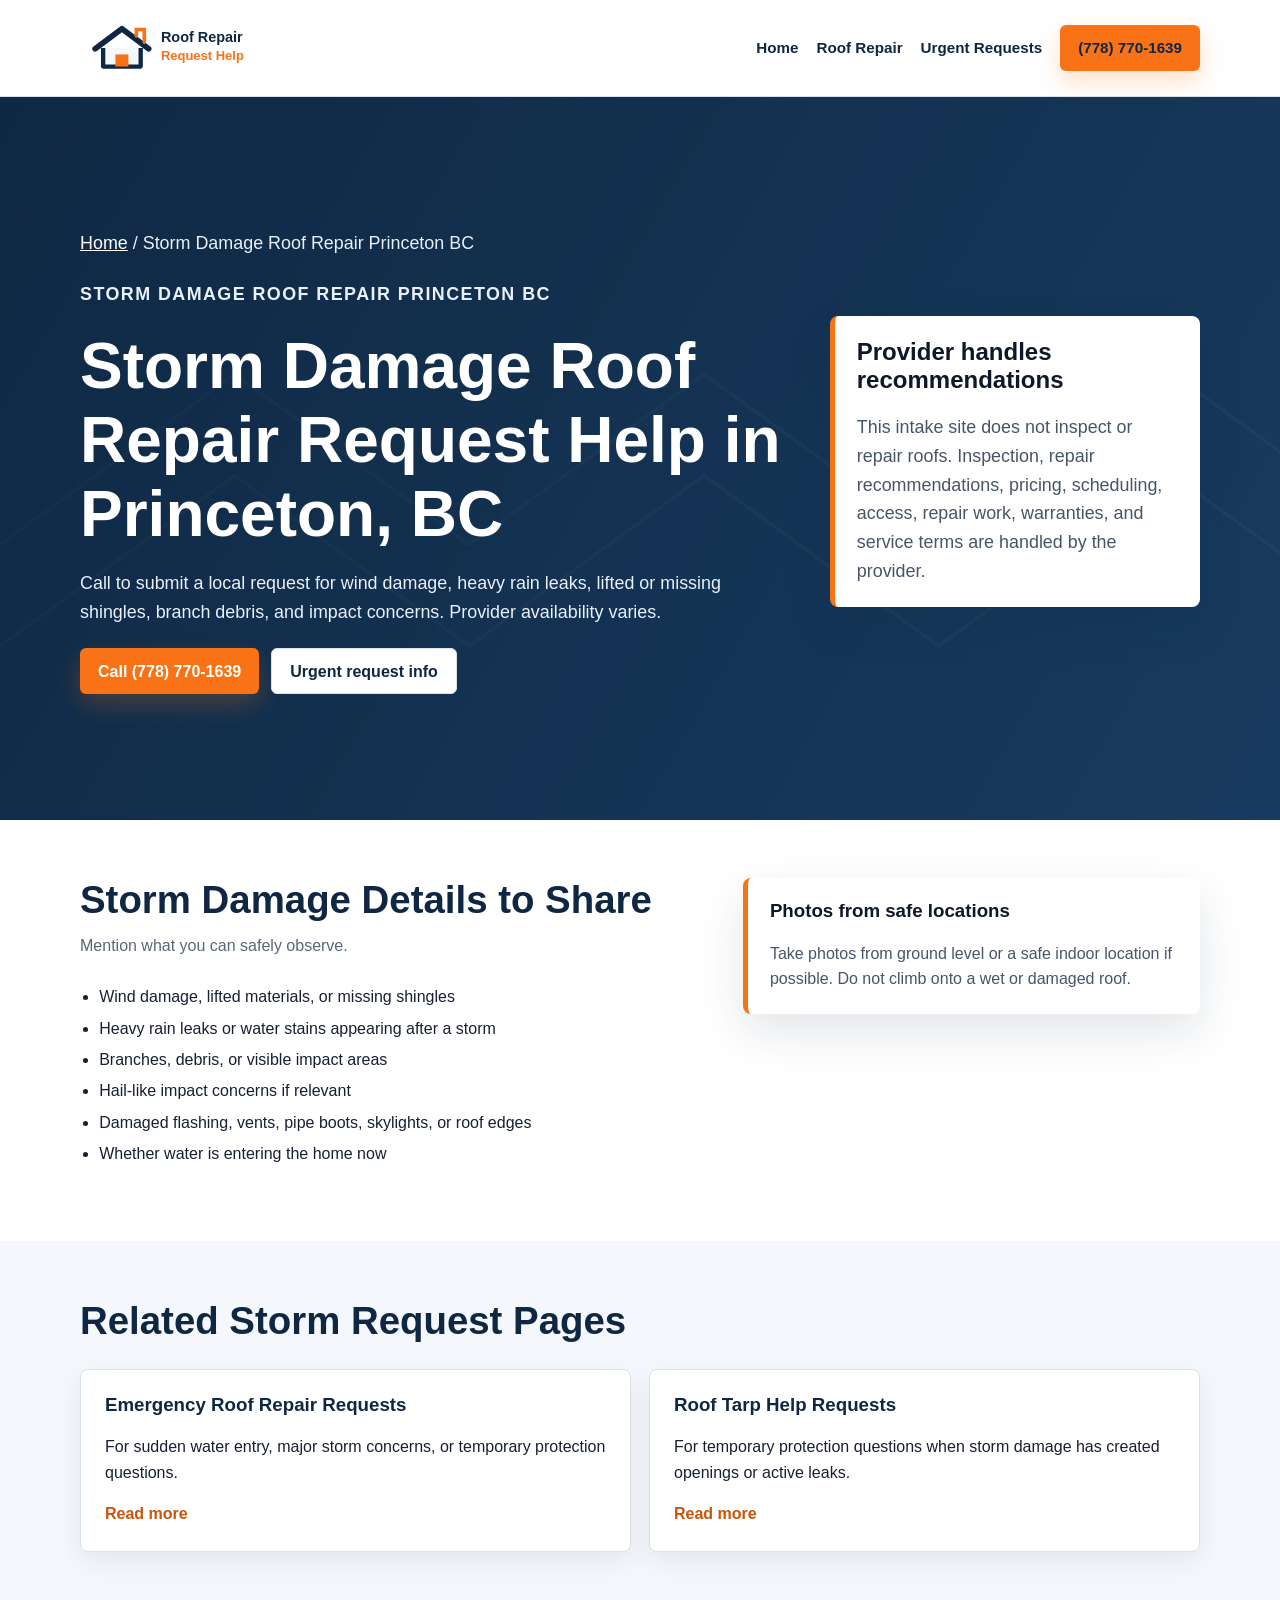
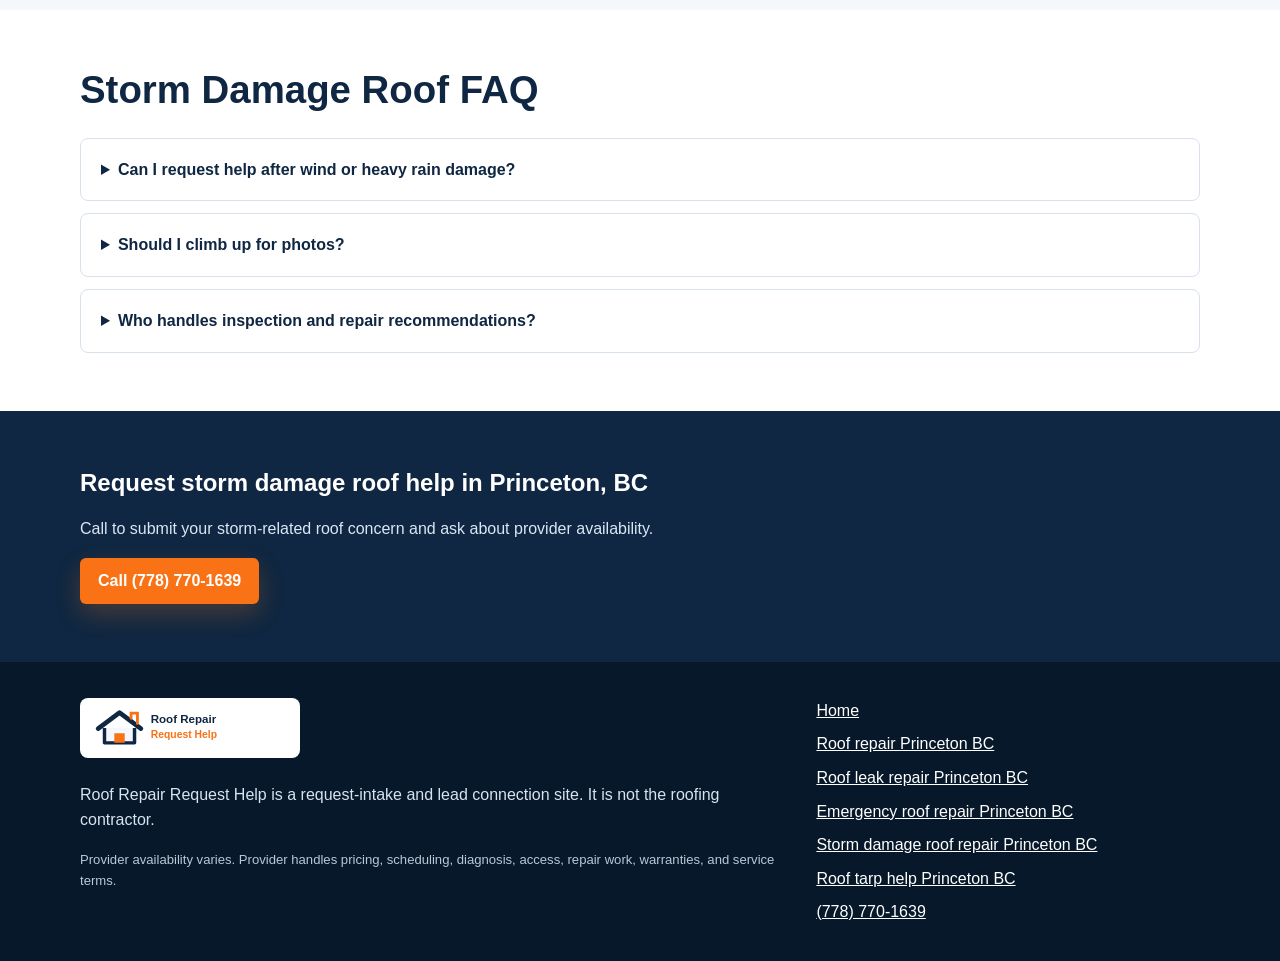
<file: storm-damage-roof-repair-princeton-bc/index.html>
<!doctype html>
<html lang="en-CA">
<head>
  <meta charset="utf-8">
  <meta name="viewport" content="width=device-width, initial-scale=1">
  <title>Storm Damage Roof Repair Princeton BC | Roof Repair Request Help</title>
  <meta name="description" content="Request storm damage roof repair help in Princeton, BC for wind damage, heavy rain leaks, missing or lifted shingles, branch debris, and safe photo guidance.">
  <link rel="canonical" href="https://www.roofrepairrequest.com/storm-damage-roof-repair-princeton-bc/">
  <link rel="stylesheet" href="/styles.css">
  <script type="application/ld+json">
  {"@context":"https://schema.org","@graph":[{"@type":"Service","name":"Storm Damage Roof Repair Request Help in Princeton, BC","serviceType":"Storm damage roof request intake","telephone":"+17787701639","url":"https://www.roofrepairrequest.com/storm-damage-roof-repair-princeton-bc/","areaServed":"Princeton, BC","description":"Request connection with an available independent roofing provider for storm damage roof concerns in Princeton, BC. Provider availability varies."},{"@type":"BreadcrumbList","itemListElement":[{"@type":"ListItem","position":1,"name":"Home","item":"https://www.roofrepairrequest.com/"},{"@type":"ListItem","position":2,"name":"Storm Damage Roof Repair Princeton BC","item":"https://www.roofrepairrequest.com/storm-damage-roof-repair-princeton-bc/"}]},{"@type":"FAQPage","mainEntity":[{"@type":"Question","name":"Can I request help after wind or heavy rain damage?","acceptedAnswer":{"@type":"Answer","text":"Yes. You can submit a storm damage roof request for wind damage, heavy rain leaks, lifted materials, branches, debris, and impact concerns. Provider availability varies."}},{"@type":"Question","name":"Should I climb up to take storm damage photos?","acceptedAnswer":{"@type":"Answer","text":"No. Do not climb onto a wet, icy, steep, damaged, or unsafe roof. Take photos from the ground or a safe indoor location if possible."}},{"@type":"Question","name":"Who handles inspection and repair recommendations?","acceptedAnswer":{"@type":"Answer","text":"The provider handles inspection, diagnosis, repair recommendations, pricing, scheduling, access, warranties, and service terms."}}]}]}
  </script>
</head>
<body>
  <header class="site-header"><div class="header-inner"><a class="brand" href="/"><img src="/assets/logo.svg" alt="Roof Repair Request Help logo"><span>Roof Repair Request Help</span></a><nav class="nav" aria-label="Primary navigation"><a href="/">Home</a><a href="/roof-repair-princeton-bc/">Roof Repair</a><a href="/emergency-roof-repair-princeton-bc/">Urgent Requests</a><a class="phone-button" href="tel:+17787701639">(778) 770-1639</a></nav></div></header>
  <main>
    <section class="hero"><div class="container hero-inner"><div><p class="breadcrumb"><a href="/">Home</a> / Storm Damage Roof Repair Princeton BC</p><p class="eyebrow">Storm damage roof repair Princeton BC</p><h1>Storm Damage Roof Repair Request Help in Princeton, BC</h1><p>Call to submit a local request for wind damage, heavy rain leaks, lifted or missing shingles, branch debris, and impact concerns. Provider availability varies.</p><div class="hero-actions"><a class="phone-button" href="tel:+17787701639">Call (778) 770-1639</a><a class="secondary-button" href="/emergency-roof-repair-princeton-bc/">Urgent request info</a></div></div><aside class="notice-box"><h2>Provider handles recommendations</h2><p>This intake site does not inspect or repair roofs. Inspection, repair recommendations, pricing, scheduling, access, repair work, warranties, and service terms are handled by the provider.</p></aside></div></section>
    <section><div class="container content-split"><div><div class="section-title"><h2>Storm Damage Details to Share</h2><p>Mention what you can safely observe.</p></div><ul class="check-list"><li>Wind damage, lifted materials, or missing shingles</li><li>Heavy rain leaks or water stains appearing after a storm</li><li>Branches, debris, or visible impact areas</li><li>Hail-like impact concerns if relevant</li><li>Damaged flashing, vents, pipe boots, skylights, or roof edges</li><li>Whether water is entering the home now</li></ul></div><aside class="notice-box"><h3>Photos from safe locations</h3><p>Take photos from ground level or a safe indoor location if possible. Do not climb onto a wet or damaged roof.</p></aside></div></section>
    <section class="section-soft"><div class="container"><div class="section-title"><h2>Related Storm Request Pages</h2></div><div class="grid two"><a class="card card-link" href="/emergency-roof-repair-princeton-bc/"><h3>Emergency Roof Repair Requests</h3><p>For sudden water entry, major storm concerns, or temporary protection questions.</p><p><strong>Read more</strong></p></a><a class="card card-link" href="/roof-tarp-help-princeton-bc/"><h3>Roof Tarp Help Requests</h3><p>For temporary protection questions when storm damage has created openings or active leaks.</p><p><strong>Read more</strong></p></a></div></div></section>
    <section><div class="container"><div class="section-title"><h2>Storm Damage Roof FAQ</h2></div><div class="faq"><details><summary>Can I request help after wind or heavy rain damage?</summary><p>Yes. You can call to submit a storm damage roof request. Provider availability varies.</p></details><details><summary>Should I climb up for photos?</summary><p>No. Use ground-level or safe indoor photos if possible, and avoid unsafe roof access.</p></details><details><summary>Who handles inspection and repair recommendations?</summary><p>The provider handles inspection, diagnosis, recommendations, pricing, scheduling, access, repair work, warranties, and service terms.</p></details></div></div></section>
    <section class="final-cta"><div class="container"><h2>Request storm damage roof help in Princeton, BC</h2><p>Call to submit your storm-related roof concern and ask about provider availability.</p><a class="phone-button" href="tel:+17787701639">Call (778) 770-1639</a></div></section>
  </main>
  <footer class="site-footer"><div class="container footer-grid"><div><img class="footer-logo" src="/assets/logo.svg" alt="Roof Repair Request Help logo"><p>Roof Repair Request Help is a request-intake and lead connection site. It is not the roofing contractor.</p><p class="small">Provider availability varies. Provider handles pricing, scheduling, diagnosis, access, repair work, warranties, and service terms.</p></div><div class="footer-links"><a href="/">Home</a><a href="/roof-repair-princeton-bc/">Roof repair Princeton BC</a><a href="/roof-leak-repair-princeton-bc/">Roof leak repair Princeton BC</a><a href="/emergency-roof-repair-princeton-bc/">Emergency roof repair Princeton BC</a><a href="/storm-damage-roof-repair-princeton-bc/">Storm damage roof repair Princeton BC</a><a href="/roof-tarp-help-princeton-bc/">Roof tarp help Princeton BC</a><a href="tel:+17787701639">(778) 770-1639</a></div></div></footer>
</body>
</html>
</file>
<file: styles.css>
:root {
  --navy: #0f2742;
  --navy-2: #173b5f;
  --orange: #f97316;
  --orange-dark: #c9550b;
  --ink: #172033;
  --muted: #5b6778;
  --line: #d8e1ec;
  --soft: #f4f7fb;
  --white: #ffffff;
  --shadow: 0 18px 45px rgba(15, 39, 66, 0.12);
}

* { box-sizing: border-box; }
html { scroll-behavior: smooth; }
body { margin: 0; color: var(--ink); font-family: Arial, Helvetica, sans-serif; line-height: 1.6; background: var(--white); }
a { color: var(--navy-2); }
a:hover { color: var(--orange-dark); }
.site-header { position: sticky; top: 0; z-index: 20; background: rgba(255, 255, 255, 0.96); border-bottom: 1px solid var(--line); backdrop-filter: blur(10px); }
.header-inner,.container { width: min(1120px, calc(100% - 32px)); margin: 0 auto; }
.header-inner { min-height: 96px; display: flex; align-items: center; justify-content: space-between; gap: 18px; }
.brand { display: inline-flex; align-items: center; gap: 12px; color: var(--navy); text-decoration: none; font-weight: 800; }
.brand img { width: 260px; max-width: 42vw; height: auto; display: block; }
.brand span { position: absolute; width: 1px; height: 1px; padding: 0; overflow: hidden; clip: rect(0, 0, 0, 0); white-space: nowrap; border: 0; }
.nav { display: flex; align-items: center; gap: 18px; font-size: 0.95rem; font-weight: 700; }
.nav a { color: var(--navy); text-decoration: none; }
.phone-button,.secondary-button { display: inline-flex; align-items: center; justify-content: center; min-height: 46px; padding: 0 18px; border-radius: 6px; font-weight: 800; text-decoration: none; }
.phone-button { color: var(--white); background: var(--orange); box-shadow: 0 10px 24px rgba(249, 115, 22, 0.24); }
.phone-button:hover { color: var(--white); background: var(--orange-dark); }
.secondary-button { color: var(--navy); background: var(--white); border: 1px solid var(--line); }
.hero { background: linear-gradient(120deg, rgba(15, 39, 66, 0.94), rgba(23, 59, 95, 0.82)), url("data:image/svg+xml,%3Csvg xmlns='http://www.w3.org/2000/svg' width='1200' height='700' viewBox='0 0 1200 700'%3E%3Crect width='1200' height='700' fill='%23173b5f'/%3E%3Cg opacity='0.22' fill='none' stroke='%23ffffff' stroke-width='3'%3E%3Cpath d='M0 420 220 260l220 160 220-160 220 160 220-160 220 160'/%3E%3Cpath d='M0 515 220 355l220 160 220-160 220 160 220-160 220 160'/%3E%3C/g%3E%3C/svg%3E"); background-size: cover; color: var(--white); }
.hero-inner { display: grid; grid-template-columns: minmax(0, 1.45fr) minmax(280px, 0.75fr); gap: 34px; align-items: center; padding: 74px 0 68px; }
.eyebrow { margin: 0 0 12px; color: #ffd7bd; font-weight: 800; text-transform: uppercase; letter-spacing: 0.08em; font-size: 0.8rem; }
h1,h2,h3 { color: var(--navy); line-height: 1.15; }
.hero h1 { color: var(--white); font-size: clamp(2.1rem, 5vw, 4.4rem); max-width: 860px; margin: 0 0 18px; }
.hero p { max-width: 760px; margin: 0 0 22px; color: #e8f0f9; font-size: 1.12rem; }
.hero-actions,.cta-row { display: flex; flex-wrap: wrap; gap: 12px; align-items: center; }
.notice-box { background: var(--white); color: var(--ink); border-left: 5px solid var(--orange); border-radius: 8px; padding: 22px; box-shadow: var(--shadow); }
.notice-box h2,.notice-box h3 { margin-top: 0; color: #0f172a; opacity: 1; }
.notice-box p,.notice-box li { color: #475569; opacity: 1; }
.notice-box p:last-child { margin-bottom: 0; }
section { padding: 58px 0; }
.section-soft { background: var(--soft); }
.section-title { max-width: 780px; margin-bottom: 26px; }
.section-title h2 { margin: 0 0 10px; font-size: clamp(1.7rem, 3vw, 2.45rem); }
.section-title p { margin: 0; color: var(--muted); }
.grid { display: grid; grid-template-columns: repeat(3, minmax(0, 1fr)); gap: 18px; }
.grid.two { grid-template-columns: repeat(2, minmax(0, 1fr)); }
.card { background: var(--white); border: 1px solid var(--line); border-radius: 8px; padding: 24px; box-shadow: 0 10px 28px rgba(15, 39, 66, 0.07); }
.card h3 { margin-top: 0; }
.card p:last-child,.card ul:last-child { margin-bottom: 0; }
.card-link { display: block; height: 100%; text-decoration: none; color: inherit; }
.card-link strong { color: var(--orange-dark); }
.content-split { display: grid; grid-template-columns: minmax(0, 1fr) minmax(280px, 0.72fr); gap: 28px; align-items: start; }
.check-list { padding-left: 1.2rem; }
.check-list li { margin: 0.36rem 0; }
.steps { counter-reset: steps; display: grid; gap: 14px; }
.step { position: relative; padding: 18px 18px 18px 58px; background: var(--white); border: 1px solid var(--line); border-radius: 8px; }
.step::before { counter-increment: steps; content: counter(steps); position: absolute; top: 18px; left: 18px; width: 28px; height: 28px; display: grid; place-items: center; border-radius: 50%; color: var(--white); background: var(--orange); font-weight: 800; }
.faq { display: grid; gap: 12px; }
details { background: var(--white); border: 1px solid var(--line); border-radius: 8px; padding: 18px 20px; }
summary { cursor: pointer; color: var(--navy); font-weight: 800; }
details p { margin-bottom: 0; }
.final-cta { background: var(--navy); color: var(--white); }
.final-cta h2 { color: var(--white); margin-top: 0; }
.final-cta p { color: #dbe7f4; }
.site-footer { background: #07182a; color: #d7e3f0; padding: 36px 0; }
.footer-grid { display: grid; grid-template-columns: minmax(0, 1.3fr) minmax(260px, 0.7fr); gap: 24px; }
.footer-logo { width: 220px; max-width: 100%; height: auto; background: var(--white); border-radius: 8px; padding: 6px; }
.site-footer a { color: #ffffff; }
.footer-links { display: grid; gap: 8px; }
.small { font-size: 0.82rem; color: #b8c8d9; }
.breadcrumb { margin: 0 0 18px; color: #cbd9e8; font-size: 0.94rem; }
.breadcrumb a { color: #ffffff; }
.lead-section { padding: 3.5rem 0; background: #f4f7f5; }
.lead-wrap { display: grid; grid-template-columns: .8fr 1.2fr; gap: 2rem; align-items: start; }
.lead-form { display: grid; gap: 14px; padding: 24px; background: #fff; border: 1px solid var(--line,#d9e2dc); border-radius: 20px; box-shadow: 0 16px 38px rgba(0,0,0,.08); }
.lead-form label { display: grid; gap: 6px; font-weight: 800; }
.lead-form input,.lead-form select,.lead-form textarea { width: 100%; padding: 13px 14px; border: 1px solid var(--line,#ccd8d1); border-radius: 11px; background: #fff; color: #17251e; font: inherit; }
.lead-form input:focus,.lead-form select:focus,.lead-form textarea:focus { outline: 3px solid rgba(35,104,73,.2); border-color: #236849; }
.optional,.form-note { color: #5c6962; font-size: .87rem; }
.lead-form .consent-label { display: flex; align-items: flex-start; gap: 9px; color: #5c6962; font-size: .87rem; font-weight: 650; }
.lead-form .consent-label input { width: 18px; height: 18px; flex: 0 0 18px; margin: 2px 0 0; }
.form-submit { width: 100%; min-height: 50px; border: 0; border-radius: 999px; background: #236849; color: #fff; font: inherit; font-weight: 850; cursor: pointer; }
.form-submit:disabled { opacity: .7; cursor: wait; }
.form-note,.form-status { margin: 0; }
.form-status { min-height: 1.5em; font-weight: 800; }
.botcheck { position: absolute!important; left: -9999px!important; width: 1px!important; height: 1px!important; opacity: 0!important; pointer-events: none!important; }
#request-form { scroll-margin-top: 100px; }
@media (max-width: 900px) {
  .header-inner { align-items: flex-start; flex-direction: column; padding: 14px 0; }
  .nav { width: 100%; flex-wrap: wrap; gap: 12px; }
  .hero-inner,.content-split,.footer-grid,.lead-wrap { grid-template-columns: 1fr; }
  .grid,.grid.two { grid-template-columns: 1fr; }
}
@media (max-width: 540px) {
  .header-inner,.container { width: min(100% - 22px, 1120px); }
  .brand img { width: 210px; max-width: 72vw; }
  .nav a:not(.phone-button) { font-size: 0.9rem; }
  .phone-button,.secondary-button { width: 100%; }
  .hero-inner { padding: 48px 0; }
  section { padding: 42px 0; }
}
</file>
